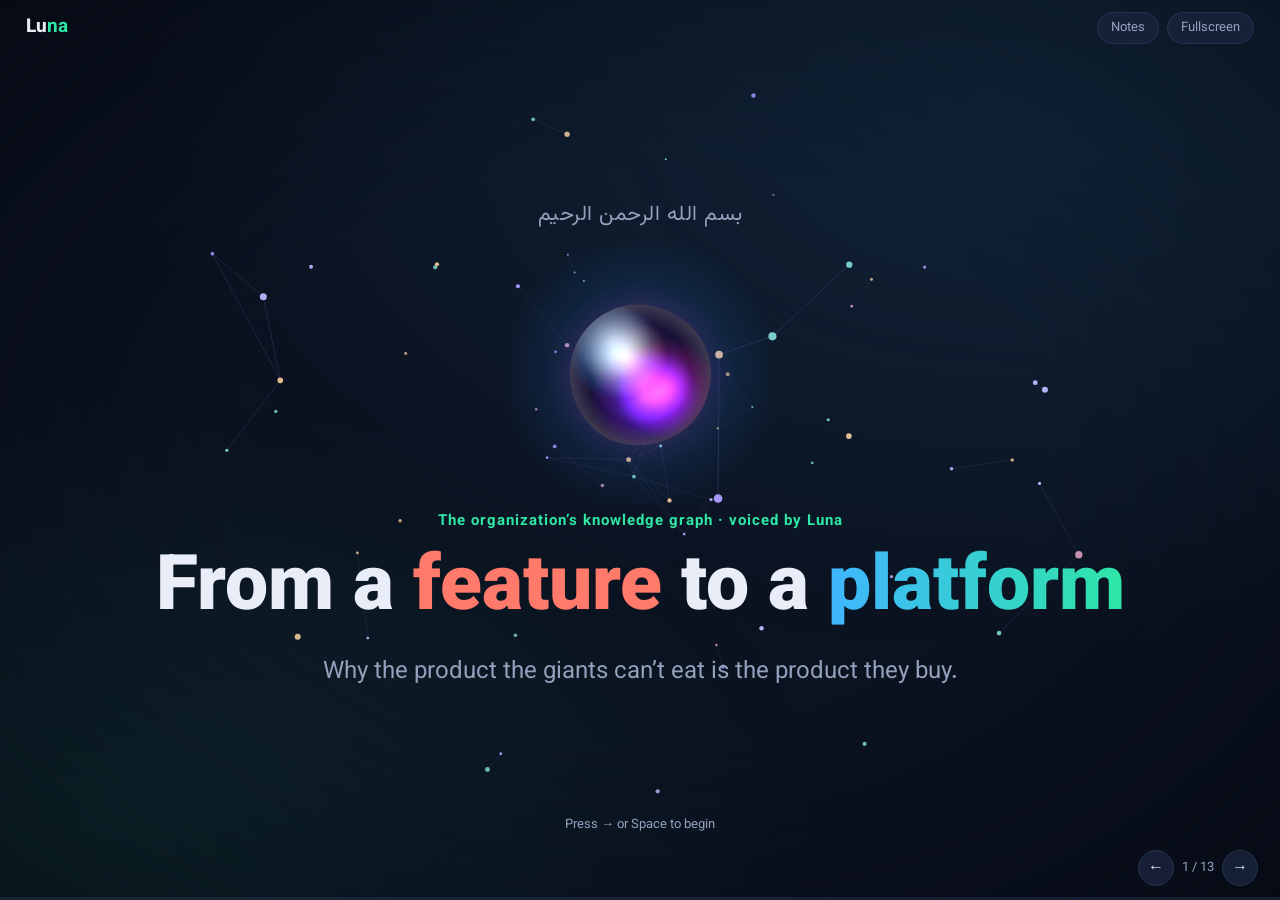
<file: index.html>
<!doctype html><html lang="en" dir="ltr"><head><meta charset="utf-8"><meta name="viewport" content="width=device-width,initial-scale=1"><title>Luna · From Feature to Platform</title>
<meta name="description" content="Luna opening presentation: the organizational knowledge graph and the triangle of profit, control and insight">
<style>
@font-face{font-family:"Vazirmatn";font-style:normal;font-display:swap;font-weight:100 900;src:url([data-uri]) format("woff2");unicode-range:U+0600-06FF,U+0750-077F,U+08A0-08FF,U+200C-200E,U+2010-2011,U+FB50-FDFF,U+FE70-FEFC}@font-face{font-family:"Vazirmatn";font-style:normal;font-display:swap;font-weight:100 900;src:url([data-uri]) format("woff2");unicode-range:U+0000-00FF,U+0131,U+2000-206F,U+20AC,U+2122,U+2191,U+2193,U+2212,U+FEFF}
:root{--bg:#0b1220;--panel:#121b2e;--panel2:#18233a;--line:#26334f;--text:#e8edf7;--mute:#93a1bd;--acc:#3fb6ff;--acc2:#2ee6a6;--warn:#ff7a6b;--gold:#f5c86a;--profit:#edc78f;--insight:#bea0f1;--control:#91d6c3}
*{box-sizing:border-box}
html,body{margin:0;height:100%;overflow:hidden;background:var(--bg);color:var(--text);font-family:"Vazirmatn","Segoe UI",Tahoma,sans-serif;line-height:1.7}
button{font-family:inherit}
#net{position:fixed;inset:0;width:100%;height:100%;z-index:0}
.vignette{position:fixed;inset:0;z-index:1;pointer-events:none;background:radial-gradient(900px 520px at 80% 15%,rgba(63,182,255,.10),transparent),radial-gradient(700px 420px at 10% 90%,rgba(46,230,166,.07),transparent),radial-gradient(ellipse at center,transparent 45%,rgba(5,9,18,.75))}
header.top{position:fixed;top:0;inset-inline:0;z-index:20;display:flex;justify-content:space-between;align-items:center;padding:12px 26px;pointer-events:none}
.logo{font-weight:800;font-size:19px;pointer-events:auto}.logo b{color:var(--acc2)}
.tools{display:flex;gap:8px;pointer-events:auto}
.tools button{background:rgba(24,35,58,.8);color:var(--mute);border:1px solid var(--line);border-radius:20px;padding:5px 13px;cursor:pointer;font-size:13px}
.tools button:hover{color:var(--text)}
.deck{position:fixed;inset:0;z-index:5}
.slide{position:absolute;inset:0;display:flex;flex-direction:column;justify-content:center;align-items:center;text-align:center;padding:70px max(18px,6vw) 80px;opacity:0;visibility:hidden;transform:translateY(18px) scale(.985);transition:opacity .7s ease,transform .7s ease,visibility 0s .7s}
.slide.on{opacity:1;visibility:visible;transform:none;transition:opacity .7s ease .15s,transform .8s cubic-bezier(.2,.7,.2,1) .15s,visibility 0s}
.kicker{color:var(--acc2);font-weight:700;letter-spacing:1px;font-size:clamp(12px,1.3vw,15px);margin-bottom:8px}
h1{font-size:clamp(34px,6vw,78px);line-height:1.25;margin:0 0 14px;font-weight:900}
h2{font-size:clamp(26px,4vw,52px);line-height:1.35;margin:0 0 12px;font-weight:800}
.lead{font-size:clamp(16px,2vw,24px);color:var(--mute);max-width:900px;margin:0 auto}
.grad{background:linear-gradient(90deg,var(--acc),var(--acc2));-webkit-background-clip:text;background-clip:text;color:transparent}
.f{opacity:0;transform:translateY(14px);transition:opacity .6s ease,transform .6s ease}
.f.in{opacity:1;transform:none}
.card{background:rgba(18,27,46,.82);border:1px solid var(--line);border-radius:18px;padding:22px;backdrop-filter:blur(6px)}
.orb{display:block}
/* cover */
.bism{font-size:clamp(15px,1.8vw,21px);color:var(--mute);margin-bottom:22px;letter-spacing:.5px}
.cover .orb{width:clamp(150px,22vw,260px);height:clamp(150px,22vw,260px);margin:-10px auto 4px}
.hint{position:absolute;bottom:64px;inset-inline:0;font-size:13px;color:var(--mute);animation:breathe 2.6s ease-in-out infinite}
@keyframes breathe{50%{opacity:.35}}
/* 90% */
.counter{font-size:clamp(80px,17vw,230px);font-weight:900;line-height:1;direction:ltr;font-variant-numeric:tabular-nums;background:linear-gradient(180deg,#fff,#7f93b8);-webkit-background-clip:text;background-clip:text;color:transparent}
.tag{display:inline-block;border:1px solid var(--warn);color:var(--warn);border-radius:30px;padding:2px 16px;font-weight:800}
/* stages */
.stage{width:min(1000px,100%);margin-top:18px}
.stage svg{width:100%;height:auto;display:block;overflow:visible}
.stage text{font-family:inherit;fill:var(--text)}
.giant circle{fill:rgba(63,182,255,.08);stroke:rgba(63,182,255,.55);stroke-width:1.5}
.giant text{font-weight:800;font-size:24px}
.feat rect{fill:var(--panel2);stroke:var(--warn);stroke-width:1.2}
.feat text{font-size:15px;fill:var(--mute)}
.on .feat{animation:eat 3.2s cubic-bezier(.55,0,.8,.4) infinite;animation-delay:var(--d)}
@keyframes eat{0%{transform:translate(0,0) scale(1);opacity:0}10%{opacity:1}70%{opacity:1}100%{transform:translate(var(--dx),var(--dy)) scale(.05);opacity:0}}
.on .giant circle{animation:gulp 3.2s ease-in-out infinite}
@keyframes gulp{0%,60%{r:var(--r)}75%{r:calc(var(--r) + 9px)}100%{r:var(--r)}}
/* split */
.split{display:grid;grid-template-columns:1fr 1fr;gap:18px;width:min(1050px,100%);margin-top:22px}
.split .card{text-align:start}
.split h3{margin:0 0 4px;font-size:clamp(18px,2vw,24px)}
.split p{margin:0;color:var(--mute);font-size:clamp(13px,1.4vw,16px)}
.split svg{width:100%;height:auto;margin-top:8px}
.bad{border-top:3px solid var(--warn)}.good{border-top:3px solid var(--acc2)}
.on .lone{animation:lone 3s ease-in infinite}
@keyframes lone{0%,30%{transform:translate(0,0);opacity:1}85%{transform:translate(-170px,0) scale(.1);opacity:1}100%{transform:translate(-170px,0) scale(0);opacity:0}}
.on .plug{stroke-dasharray:6 6;animation:flow 1.2s linear infinite}
@keyframes flow{to{stroke-dashoffset:-24}}
/* build vs add */
.vs{display:grid;grid-template-columns:1fr auto 1fr;gap:18px;align-items:stretch;width:min(1050px,100%);margin-top:22px}
.vs .card{text-align:start}
.vs ul{list-style:none;padding:0;margin:10px 0 0;display:flex;flex-wrap:wrap;gap:8px}
.vs li{background:var(--panel2);border:1px solid var(--line);border-radius:20px;padding:3px 12px;font-size:14px;color:var(--mute)}
.vs .x li{border-color:rgba(255,122,107,.45)}
.vs .mid{align-self:center;font-weight:900;color:var(--mute);font-size:22px}
.one{display:flex;align-items:center;gap:12px;margin-top:14px;font-weight:800;color:var(--acc2);font-size:clamp(16px,1.8vw,20px)}
.one i{flex:1;height:3px;border-radius:2px;background:linear-gradient(90deg,var(--acc),var(--acc2))}
.quote{margin-top:26px;font-size:clamp(19px,2.6vw,32px);font-weight:800}
/* even */
.even{display:flex;flex-direction:column;gap:6px;margin:16px 0}
.even div{font-size:clamp(32px,6vw,76px);font-weight:900;line-height:1.25}
.even span{color:var(--mute);font-weight:700;font-size:.55em;margin-inline-end:10px}
/* onprem */
.vault{position:relative;width:min(760px,100%);aspect-ratio:2.1;margin:18px auto 0;border:2px dashed rgba(46,230,166,.6);border-radius:26px;display:grid;place-items:center;background:rgba(46,230,166,.04)}
.vault .lbl{position:absolute;top:-15px;inset-inline-start:26px;background:var(--bg);padding:0 12px;color:var(--acc2);font-weight:800;font-size:15px}
.vault canvas{width:100%;height:100%;position:absolute;inset:0}
.vault .orb{width:120px;height:120px;position:relative}
.pills{display:flex;gap:14px;flex-wrap:wrap;justify-content:center;margin-top:22px}
.pill{display:flex;align-items:center;gap:10px;background:var(--panel);border:1px solid var(--line);border-radius:40px;padding:10px 22px;font-weight:800;font-size:clamp(16px,2vw,22px)}
.pill b{display:grid;place-items:center;width:34px;height:34px;border-radius:50%;background:var(--panel2);font-size:17px}
/* scale */
.scale{display:flex;gap:16px;flex-wrap:wrap;justify-content:center;margin-top:24px}
.scale .card{min-width:200px}
.scale .n{font-size:clamp(28px,3.6vw,44px);font-weight:900;direction:ltr}
.scale small{color:var(--mute)}
/* question */
.q .orb{width:clamp(200px,30vw,340px);height:clamp(200px,30vw,340px);margin:0 auto}
.q h2{min-height:1.4em}
.answer{font-size:clamp(70px,13vw,170px);font-weight:900;line-height:1.1;color:var(--profit);text-shadow:0 0 60px rgba(237,199,143,.35)}
/* roads */
.roads svg{width:min(900px,100%);height:auto;margin-top:14px}
.roads text{font-family:inherit;fill:var(--text);font-weight:800}
.draw{stroke-dasharray:var(--len);stroke-dashoffset:var(--len);transition:stroke-dashoffset 1.3s ease}
.in .draw,.draw.in{stroke-dashoffset:0}
/* triangle */
.tri{position:relative;width:min(760px,100%);aspect-ratio:700/450;margin:10px auto 0}
.tri svg{position:absolute;inset:0;width:100%;height:100%}
.tri .orb{position:absolute;width:30%;aspect-ratio:1;height:auto;left:35%;top:22%}
.tri .orbname{position:absolute;left:0;right:0;top:63%;font-size:12px;letter-spacing:4px;color:var(--mute);font-weight:800}
.edge{position:absolute;transform:translate(-50%,-50%);font-weight:900;font-size:clamp(18px,2.6vw,30px);white-space:nowrap}
.edge small{display:block;font-size:.5em;color:var(--mute);font-weight:600}
/* wings */
.wings svg{width:min(900px,100%);height:auto}
.wings text{font-family:inherit;font-weight:900}
.on .wl,.on .wr{animation:flap 2.4s ease-in-out infinite}
.wl{transform-origin:450px 260px}.wr{transform-origin:450px 260px}
@keyframes flap{50%{transform:rotate(var(--a))}}
.on .lift{animation:lift 2.4s ease-in-out infinite}
@keyframes lift{50%{transform:translateY(-14px)}}
/* end */
.end .orb{width:clamp(180px,26vw,300px);height:clamp(180px,26vw,300px);margin:0 auto}
.cta{display:inline-block;background:linear-gradient(90deg,var(--acc),var(--acc2));color:#04121f;font-weight:900;padding:14px 30px;border-radius:14px;text-decoration:none;margin-top:18px;font-size:clamp(16px,1.8vw,20px);border:0;cursor:pointer}
/* chrome */
.bar{position:fixed;bottom:0;inset-inline:0;height:3px;z-index:20;background:rgba(38,51,79,.5)}
.bar i{display:block;height:100%;width:0;background:linear-gradient(90deg,var(--acc),var(--acc2));transition:width .5s}
.nav{position:fixed;bottom:14px;inset-inline-end:22px;z-index:20;display:flex;align-items:center;gap:8px;color:var(--mute);font-size:13px}
.nav button{width:36px;height:36px;border-radius:50%;border:1px solid var(--line);background:rgba(24,35,58,.85);color:var(--text);cursor:pointer;font-size:16px}
.notes{position:fixed;z-index:30;bottom:60px;inset-inline-start:20px;width:min(460px,calc(100% - 40px));max-height:45vh;overflow:auto;background:rgba(18,27,46,.96);border:1px solid var(--line);border-radius:16px;padding:16px 18px;font-size:15px;line-height:1.9;display:none}
.notes.show{display:block}
.notes h4{margin:0 0 6px;color:var(--acc2);font-size:13px}
@media(max-width:760px){.edge{font-size:15px}.edge small{display:none}.split,.vs{grid-template-columns:1fr}.vs .mid{display:none}.slide{padding:64px 16px 72px;justify-content:flex-start;overflow-y:auto}.slide.on{padding-top:max(64px,8vh)}.hint{bottom:58px}.tools .opt{display:none}}
@media(prefers-reduced-motion:reduce){*{animation:none!important}.slide,.f{transition-duration:.01s!important}}
</style></head>
<body>
<canvas id="net" aria-hidden="true"></canvas><div class="vignette"></div>
<header class="top"><div class="logo">Lu<b>na</b></div><div class="tools"><button id="bNotes" title="Speaker notes (N)">Notes</button><button class="opt" id="bFs" title="Fullscreen (F)">Fullscreen</button></div></header>
<main class="deck" id="deck">

<section class="slide cover" data-net="form" data-notes="بسم الله الرحمن الرحيم (In the name of God, the Most Gracious, the Most Merciful.)">
 <div class="bism f" data-f="0" lang="ar" dir="rtl">بسم الله الرحمن الرحيم</div>
 <canvas class="orb" data-orb></canvas>
 <div class="kicker f" data-f="0">The organization’s knowledge graph · voiced by Luna</div>
 <h1 class="f" data-f="0">From a <span style="color:var(--warn)">feature</span> to a <span class="grad">platform</span></h1>
 <p class="lead f" data-f="0">Why the product the giants can’t eat is the product they buy.</p>
 <div class="hint">Press → or Space to begin</div>
</section>

<section class="slide" data-net="dim" data-notes="Right now, 90 percent of developers and programmers are shipping a &quot;feature&quot;. What do I mean by shipping a feature?">
 <div class="kicker">The reality today</div>
 <div class="counter" data-count="90">0%</div>
 <h2>of developers are shipping a <span class="tag">feature</span>.</h2>
 <p class="lead f" data-f="1">What do I mean by “shipping a feature”?</p>
</section>

<section class="slide" data-net="dim" data-notes="I mean that big companies like Gemini, Google, Grok, X, ChatGPT and OpenAI can eat your product for breakfast tomorrow! They can push your product out of the race very quickly. It might even happen immediately! Do you see?">
 <div class="kicker">The feature trap</div>
 <h2>The giants can eat your product<br><span style="color:var(--warn)">for breakfast.</span></h2>
 <div class="stage"><svg viewBox="0 0 1000 420" aria-label="Small features get absorbed by big companies">
  <g class="giant"><circle cx="150" cy="95" r="70" style="--r:70px"/><text x="150" y="103" text-anchor="middle">Google</text></g>
  <g class="giant"><circle cx="330" cy="230" r="78" style="--r:78px"/><text x="330" y="238" text-anchor="middle">OpenAI</text></g>
  <g class="giant"><circle cx="140" cy="320" r="62" style="--r:62px"/><text x="140" y="328" text-anchor="middle">Gemini</text></g>
  <g class="giant"><circle cx="420" cy="70" r="55" style="--r:55px"/><text x="420" y="78" text-anchor="middle">Grok · X</text></g>
  <g class="feat" style="--d:0s;--dx:-560px;--dy:-10px"><rect x="840" y="65" width="140" height="44" rx="12"/><text x="910" y="93" text-anchor="middle">PDF chatbot</text></g>
  <g class="feat" style="--d:.8s;--dx:-480px;--dy:-15px"><rect x="740" y="225" width="140" height="44" rx="12"/><text x="810" y="253" text-anchor="middle">Meeting summarizer</text></g>
  <g class="feat" style="--d:1.6s;--dx:-690px;--dy:-60px"><rect x="760" y="360" width="140" height="44" rx="12"/><text x="830" y="388" text-anchor="middle">Email assistant</text></g>
  <g class="feat" style="--d:2.4s;--dx:-360px;--dy:-80px"><rect x="710" y="130" width="140" height="44" rx="12"/><text x="780" y="158" text-anchor="middle">Smart translator</text></g>
 </svg></div>
 <p class="lead f" data-f="1">Tomorrow. Maybe today. <b style="color:var(--text)">And you are out of the race.</b></p>
</section>

<section class="slide" data-net="dim" data-notes="But when you offer a vital, foundational platform, even the big companies come to need it.">
 <div class="kicker">The turning point</div>
 <h2>But a <span class="grad">vital platform</span> is something<br>even the giants need.</h2>
 <div class="split">
  <div class="card bad f" data-f="0"><h3>A feature</h3><p>A lone node, swallowed by a single update.</p>
   <svg viewBox="0 0 400 140"><circle cx="70" cy="70" r="46" fill="rgba(63,182,255,.1)" stroke="rgba(63,182,255,.6)"/><text x="70" y="77" text-anchor="middle" fill="#e8edf7" font-size="15" font-weight="800">Giant</text><g class="lone"><circle cx="330" cy="70" r="16" fill="#ff7a6b"/></g></svg></div>
  <div class="card good f" data-f="1"><h3>A platform</h3><p>The backbone the giants themselves plug into.</p>
   <svg viewBox="0 0 400 140"><g stroke="#2ee6a6" stroke-opacity=".5"><line x1="200" y1="70" x2="140" y2="40"/><line x1="200" y1="70" x2="260" y2="40"/><line x1="200" y1="70" x2="150" y2="105"/><line x1="200" y1="70" x2="255" y2="105"/><line x1="140" y1="40" x2="150" y2="105"/><line x1="260" y1="40" x2="255" y2="105"/></g>
   <g fill="#2ee6a6"><circle cx="200" cy="70" r="12"/><circle cx="140" cy="40" r="7"/><circle cx="260" cy="40" r="7"/><circle cx="150" cy="105" r="7"/><circle cx="255" cy="105" r="7"/></g>
   <g stroke="#3fb6ff" stroke-width="2" class="plug" fill="none"><path d="M40 30 C90 30 100 40 140 40"/><path d="M360 30 C310 30 300 40 260 40"/><path d="M40 115 C90 115 110 105 150 105"/><path d="M360 115 C310 115 295 105 255 105"/></g>
   <g fill="rgba(63,182,255,.15)" stroke="#3fb6ff"><circle cx="28" cy="30" r="12"/><circle cx="372" cy="30" r="12"/><circle cx="28" cy="115" r="12"/><circle cx="372" cy="115" r="12"/></g></svg></div>
 </div>
</section>

<section class="slide" data-net="dim" data-notes="Why? Because these companies face a huge number of problems and headaches. Adding a big new project to their portfolio creates a lot of problems and complexity for them. They need to add new features to their products. That is exactly what I am talking about. Big companies should add features, not program a big product from scratch every time. Do you see?">
 <div class="kicker">Why?</div>
 <h2>A big new project is a <span style="color:var(--warn)">headache</span> for the giants.</h2>
 <div class="vs">
  <div class="card bad f x" data-f="0"><b>Building from scratch</b><ul><li>New team</li><li>Infrastructure</li><li>Data and integration</li><li>Security and compliance</li><li>Years of maintenance</li><li>Risk of failure</li></ul></div>
  <div class="mid f" data-f="1">vs</div>
  <div class="card good f" data-f="1"><b>Adding a feature on a ready platform</b><div class="one"><span>Their product</span><i></i><span>Your platform</span></div><p class="lead" style="font-size:15px;margin-top:10px">One connection. Fast, low-risk, controllable.</p></div>
 </div>
 <div class="quote f" data-f="2">Giants <span class="grad">add features</span>. They don’t rebuild from scratch every time.</div>
</section>

<section class="slide" data-net="calm" data-notes="So if you offer them a good product, they are willing to buy it. Even Google! Even OpenAI! Even companies like ASYAD prefer to buy a ready, suitable product.">
 <div class="kicker">The result</div>
 <h2>A good, ready product? <span class="grad">They buy it.</span></h2>
 <div class="even">
  <div class="f" data-f="1"><span>Even</span> Google</div>
  <div class="f" data-f="2"><span>Even</span> OpenAI</div>
  <div class="f" data-f="3"><span>Even</span> ASYAD</div>
 </div>
</section>

<section class="slide" data-net="calm" data-notes="Especially when your product and platform can be deployed and run on those companies&#x27; own servers. Why does this matter? Because they need control. They need security. They must be able to see and oversee what they buy. Do you see?">
 <div class="kicker">Especially when…</div>
 <h2>the platform runs on <span class="grad">their own servers</span>.</h2>
 <div class="vault"><span class="lbl">Your organization’s servers</span><canvas data-mini></canvas><canvas class="orb" data-orb></canvas></div>
 <div class="pills">
  <div class="pill f" data-f="1"><b>⌖</b>Control</div>
  <div class="pill f" data-f="2"><b>🔒</b>Security</div>
  <div class="pill f" data-f="3"><b>👁</b>Visibility</div>
 </div>
</section>

<section class="slide" data-net="zoom" data-notes="Before I introduce the product and explain what kind of product I am talking about, let me first show you that we know big companies. We understand companies well. Our team&#x27;s expertise is in big companies like Meta, OpenAI and Google, and companies with a very large number of users. So we know what these companies need.">
 <div class="kicker">Before the product</div>
 <h2>We know <span class="grad">big companies</span>.</h2>
 <p class="lead">Our team’s expertise is at the scale of companies serving a vast number of users.</p>
 <div class="scale">
  <div class="card f" data-f="1"><div class="n">Meta</div><small>Meta scale</small></div>
  <div class="card f" data-f="2"><div class="n">OpenAI</div><small>OpenAI scale</small></div>
  <div class="card f" data-f="3"><div class="n">Google</div><small>Google scale</small></div>
 </div>
 <p class="quote f" data-f="4">So we know <span class="grad">what these companies need.</span></p>
</section>

<section class="slide q" data-net="dark" data-luna="What is the main goal of every company?" data-notes="And our product... our product gives organizations a triangle. Let me ask a question. In your opinion, what is the main goal of every company? (pause) Well? The answer is profit. The main goal of every company is to earn more profit.">
 <canvas class="orb" data-orb></canvas>
 <div class="kicker">Luna asks</div>
 <h2 class="luna-line"></h2>
 <div class="answer f" data-f="1">Profit</div>
 <p class="lead f" data-f="1">The main goal of every company is more profit.</p>
</section>

<section class="slide roads" data-net="calm" data-notes="It is simple. But how can you increase your company&#x27;s profit? That is a very big and important question. You have two ways to increase profit. Way one: reduce costs. Way two: increase added value. Right?">
 <div class="kicker">The big question</div>
 <h2>How do you increase profit? <span class="grad">Two ways.</span></h2>
 <svg viewBox="0 0 900 330">
  <rect x="370" y="10" width="160" height="62" rx="16" fill="rgba(237,199,143,.12)" stroke="#edc78f"/><text x="450" y="50" text-anchor="middle" font-size="26" fill="#edc78f">Profit</text>
  <path class="draw f" data-f="1" style="--len:330" d="M450 72 C450 150 230 150 230 225" fill="none" stroke="#3fb6ff" stroke-width="3"/>
  <path class="draw f" data-f="2" style="--len:330" d="M450 72 C450 150 670 150 670 225" fill="none" stroke="#2ee6a6" stroke-width="3"/>
  <g class="f" data-f="1"><rect x="100" y="225" width="260" height="80" rx="18" fill="#121b2e" stroke="#3fb6ff"/><text x="230" y="260" text-anchor="middle" font-size="16" fill="#93a1bd">Way one</text><text x="230" y="290" text-anchor="middle" font-size="24">Reduce costs</text></g>
  <g class="f" data-f="2"><rect x="540" y="225" width="260" height="80" rx="18" fill="#121b2e" stroke="#2ee6a6"/><text x="670" y="260" text-anchor="middle" font-size="16" fill="#93a1bd">Way two</text><text x="670" y="290" text-anchor="middle" font-size="24">Increase added value</text></g>
 </svg>
</section>

<section class="slide" data-net="calm" data-notes="When I say our product gives the organization a triangle, I mean these three: profit, control and insight. This triangle matters to every organization, especially large ones.">
 <div class="kicker">One intelligence · three dimensions of value</div>
 <h2>The triangle of <span style="color:var(--profit)">Profit</span>, <span style="color:var(--control)">Control</span> and <span style="color:var(--insight)">Insight</span></h2>
 <div class="tri">
  <svg viewBox="0 0 700 450" aria-hidden="true"><defs><radialGradient id="haze"><stop stop-color="#a574d1" stop-opacity=".16"/><stop offset="1" stop-color="#a574d1" stop-opacity="0"/></radialGradient></defs>
   <ellipse cx="350" cy="230" rx="280" ry="210" fill="url(#haze)"/>
   <path class="draw f" data-f="1" style="--len:480" d="M110 85 H590" stroke="#edc78f" stroke-width="2.5" fill="none"/>
   <path class="draw f" data-f="2" style="--len:400" d="M590 85 L350 400" stroke="#91d6c3" stroke-width="2.5" fill="none"/>
   <path class="draw f" data-f="3" style="--len:400" d="M110 85 L350 400" stroke="#bea0f1" stroke-width="2.5" fill="none"/>
   <g fill="#d6c3ed"><circle cx="110" cy="85" r="5"/><circle cx="590" cy="85" r="5"/><circle cx="350" cy="400" r="5"/></g></svg>
  <canvas class="orb" data-orb></canvas><div class="orbname">LUNA</div>
  <div class="edge f" data-f="1" style="left:50%;top:9%;color:var(--profit)">Profit<small>Create more value</small></div>
  <div class="edge f" data-f="2" style="left:82%;top:58%;color:var(--control)">Control<small>Keep work aligned</small></div>
  <div class="edge f" data-f="3" style="left:18%;top:58%;color:var(--insight)">Insight<small>See what connects</small></div>
 </div>
</section>

<section class="slide wings" data-net="calm" data-notes="We talked about profit. We said there are two ways to increase it. But to use those two ways and earn more profit, you need two wings. Do you see? And these two wings are: wing one, Control; wing two, Insight. When you have control over your company and insight into its situation, you can create more profit.">
 <div class="kicker">For profit to take off</div>
 <h2>you need <span class="grad">two wings</span>.</h2>
 <svg viewBox="0 0 900 360" aria-label="Control and insight, the two wings of profit">
  <g class="lift">
   <g class="wr f" data-f="1" style="--a:-9deg"><path d="M470 250 C560 120 720 70 860 80 C800 130 760 170 720 200 C760 200 790 210 810 225 C740 240 640 260 470 270Z" fill="rgba(145,214,195,.18)" stroke="#91d6c3" stroke-width="2"/><text x="690" y="175" text-anchor="middle" font-size="34" fill="#91d6c3">Control</text><text x="690" y="210" text-anchor="middle" font-size="15" fill="#93a1bd">Wing one</text></g>
   <g class="wl f" data-f="2" style="--a:9deg"><path d="M430 250 C340 120 180 70 40 80 C100 130 140 170 180 200 C140 200 110 210 90 225 C160 240 260 260 430 270Z" fill="rgba(190,160,241,.18)" stroke="#bea0f1" stroke-width="2"/><text x="210" y="175" text-anchor="middle" font-size="34" fill="#bea0f1">Insight</text><text x="210" y="210" text-anchor="middle" font-size="15" fill="#93a1bd">Wing two</text></g>
   <circle cx="450" cy="260" r="62" fill="rgba(237,199,143,.14)" stroke="#edc78f" stroke-width="2.5"/><text x="450" y="272" text-anchor="middle" font-size="34" fill="#edc78f">Profit</text>
  </g>
 </svg>
 <p class="lead f" data-f="3">With <b style="color:var(--control)">control</b> over your company and <b style="color:var(--insight)">insight</b> into its state, you create more profit.</p>
</section>

<section class="slide end" data-net="form" data-luna="How does our platform give you these two wings?" data-notes="But here is the real question: how does our platform, our product, give you these two wings to reach that one result? How does it give you control and insight, so that you finally reach more profit? (Move into the product demo here.)">
 <canvas class="orb" data-orb></canvas>
 <div class="kicker">The real question</div>
 <h2 class="luna-line"></h2>
 <p class="lead f" data-f="1">How does it give you <b style="color:var(--control)">control</b> and <b style="color:var(--insight)">insight</b>, so you reach <b style="color:var(--profit)">more profit</b>?</p>
 <div class="f" data-f="2"><a class="cta" id="cta" href="#">Let me show you →</a></div>
</section>

</main>
<div class="notes" id="notes"><h4 id="notesH"></h4><div id="notesT"></div></div>
<div class="nav"><button id="prev" aria-label="Previous">←</button><span id="num"></span><button id="next" aria-label="Next">→</button></div>
<div class="bar"><i id="bar"></i></div>
<script>
(()=>{
const RM=matchMedia('(prefers-reduced-motion: reduce)').matches;
const fa=n=>String(n);
const slides=[...document.querySelectorAll('.slide')];
let cur=0,step=0;
const maxStep=s=>Math.max(0,...[...s.querySelectorAll('[data-f]')].map(e=>+e.dataset.f));

/* ---- Luna orb: port of the product's paintVoiceOrb ---- */
const BLOBS=[{hue:322,orbit:.42,speed:.55,phase:0,size:.78},{hue:268,orbit:.36,speed:-.42,phase:1.7,size:.82},{hue:196,orbit:.46,speed:.36,phase:3.1,size:.74},{hue:28,orbit:.4,speed:-.6,phase:4.4,size:.66},{hue:240,orbit:.3,speed:.5,phase:5.6,size:.7}];
const wob=(a,t,l)=>Math.sin(a*3+t*1.7)*.5+Math.sin(a*5-t*2.3)*.3+Math.sin(a*2+t*.9)*.2*(.4+l);
function paintOrb(ctx,w,h,time,level,energy){
 const cx=w/2,cy=h/2,base=Math.min(w,h)*.27,r=base*(1+level*.16),drive=.35+energy*.65+level*1.4;
 ctx.clearRect(0,0,w,h);
 const halo=ctx.createRadialGradient(cx,cy,r*.6,cx,cy,r*(2+level*.9));
 halo.addColorStop(0,`hsla(285,95%,62%,${.32+level*.3})`);halo.addColorStop(.5,`hsla(215,95%,60%,${.1+level*.12})`);halo.addColorStop(1,'hsla(215,95%,60%,0)');
 ctx.fillStyle=halo;ctx.fillRect(0,0,w,h);
 ctx.save();ctx.beginPath();
 for(let i=0;i<=96;i++){const a=i/96*Math.PI*2,rr=r*(1+wob(a,time,level)*(.012+level*.075));const x=cx+Math.cos(a)*rr,y=cy+Math.sin(a)*rr;i?ctx.lineTo(x,y):ctx.moveTo(x,y);}
 ctx.closePath();ctx.clip();
 const body=ctx.createRadialGradient(cx-r*.3,cy-r*.35,r*.1,cx,cy,r*1.15);body.addColorStop(0,'#2a1d52');body.addColorStop(1,'#0c0820');
 ctx.fillStyle=body;ctx.fillRect(cx-r*1.3,cy-r*1.3,r*2.6,r*2.6);
 ctx.globalCompositeOperation='lighter';
 for(const b of BLOBS){const a=b.phase+time*b.speed*drive,o=r*b.orbit*(.85+level*.5+Math.sin(time*.8+b.phase)*.12),bx=cx+Math.cos(a)*o,by=cy+Math.sin(a*1.3)*o,s=r*b.size*(.9+level*.45);
  const g=ctx.createRadialGradient(bx,by,0,bx,by,s);g.addColorStop(0,`hsla(${b.hue},100%,62%,${.78+level*.2})`);g.addColorStop(.55,`hsla(${b.hue},100%,55%,.28)`);g.addColorStop(1,`hsla(${b.hue},100%,50%,0)`);ctx.fillStyle=g;ctx.fillRect(bx-s,by-s,s*2,s*2);}
 ctx.globalCompositeOperation='source-over';
 const rim=ctx.createRadialGradient(cx,cy,r*.72,cx,cy,r*1.02);rim.addColorStop(0,'rgba(255,255,255,0)');rim.addColorStop(1,`rgba(255,255,255,${.2+level*.25})`);ctx.fillStyle=rim;ctx.fillRect(cx-r*1.3,cy-r*1.3,r*2.6,r*2.6);
 const sh=ctx.createRadialGradient(cx-r*.38,cy-r*.46,0,cx-r*.38,cy-r*.46,r*.55);sh.addColorStop(0,'rgba(255,255,255,.5)');sh.addColorStop(1,'rgba(255,255,255,0)');ctx.fillStyle=sh;ctx.fillRect(cx-r,cy-r,r*2,r*2);
 ctx.restore();
}
let talkUntil=0;
function fit(c){const d=Math.min(devicePixelRatio||1,1.5),w=c.clientWidth,h=c.clientHeight;if(c.width!==Math.round(w*d)||c.height!==Math.round(h*d)){c.width=Math.round(w*d);c.height=Math.round(h*d);}const x=c.getContext('2d');x.setTransform(d,0,0,d,0,0);return [x,w,h];}

/* ---- Knowledge graph background (palette of the landing-page network) ---- */
const net=document.getElementById('net');
let seed=47;const rnd=()=>(seed=seed*16807%2147483647,(seed-1)/2147483646);
const PAL=['#a997ff','#7bcfc8','#d99bbb','#b6b4fa','#e7bd8d'];
const N=innerWidth<700?170:300,P=[];
for(let i=0;i<N;i++){const a=rnd()*Math.PI*2,z=rnd()*2-1,r=i<N*.85?1+rnd()*.35:rnd()*.8;P.push({x:Math.sqrt(1-z*z)*Math.cos(a)*r,y:z*r*.8,z:Math.sqrt(1-z*z)*Math.sin(a)*r,c:PAL[i%5],o:rnd(),s:1+rnd()*1.6});}
const E=[];for(let i=0;i<N;i++)for(let j=i+1;j<N;j++){const dx=P[i].x-P[j].x,dy=P[i].y-P[j].y,dz=P[i].z-P[j].z;if(dx*dx+dy*dy+dz*dz<.11)E.push([i,j]);}
const MODES={form:{reveal:1,alpha:1,scale:1,x:0},dim:{reveal:1,alpha:.32,scale:1.25,x:.25},calm:{reveal:1,alpha:.45,scale:1.1,x:-.2},zoom:{reveal:1,alpha:.7,scale:1.9,x:0},dark:{reveal:1,alpha:.15,scale:.8,x:0}};
const S={reveal:0,alpha:1,scale:1,x:0},T={...MODES.form};
let born=performance.now();
function drawNet(now){
 const [c,w,h]=fit(net);for(const k in T)S[k]+=(T[k]-S[k])*.04;
 const age=(now-born)/1000,rev=Math.min(1,age/4)*S.reveal,rot=RM?0:now/1000*.07,ca=Math.cos(rot),sa=Math.sin(rot),R=Math.min(w,h)*.36*S.scale,ox=w/2+S.x*w*.3,oy=h/2;
 c.clearRect(0,0,w,h);const pr=P.map(p=>{const x=p.x*ca-p.z*sa,z=p.x*sa+p.z*ca,k=2.6/(2.6+z);return [ox+x*R*k,oy+p.y*R*k,k];});
 c.lineWidth=.6;for(const [i,j] of E){if(P[i].o>rev||P[j].o>rev)continue;const a=pr[i],b=pr[j];c.strokeStyle=`rgba(169,151,255,${.16*S.alpha*Math.min(a[2],b[2])})`;c.beginPath();c.moveTo(a[0],a[1]);c.lineTo(b[0],b[1]);c.stroke();}
 for(let i=0;i<N;i++){if(P[i].o>rev)continue;const p=pr[i];c.globalAlpha=Math.min(1,S.alpha*(.35+p[2]*.6));c.fillStyle=P[i].c;c.beginPath();c.arc(p[0],p[1],P[i].s*p[2],0,7);c.fill();}
 c.globalAlpha=1;
}
/* small private graph inside the on-prem vault */
const mini=document.querySelector('[data-mini]');const MP=[];for(let i=0;i<46;i++)MP.push({a:rnd()*7,r:.25+rnd()*.7,s:(rnd()-.5)*.3,c:PAL[i%5]});
function drawMini(t){const [c,w,h]=fit(mini);c.clearRect(0,0,w,h);const pts=MP.map(p=>[w/2+Math.cos(p.a+t*p.s)*p.r*w*.44,h/2+Math.sin(p.a+t*p.s)*p.r*h*.4]);c.strokeStyle='rgba(46,230,166,.18)';c.lineWidth=.7;
 for(let i=0;i<pts.length;i++)for(let j=i+1;j<pts.length;j++){const dx=pts[i][0]-pts[j][0],dy=pts[i][1]-pts[j][1];if(dx*dx+dy*dy<w*w*.012){c.beginPath();c.moveTo(...pts[i]);c.lineTo(...pts[j]);c.stroke();}}
 pts.forEach((p,i)=>{c.fillStyle=MP[i].c;c.beginPath();c.arc(p[0],p[1],2.2,0,7);c.fill();});}

const t0=performance.now();
function loop(now){
 drawNet(now);const t=(now-t0)/1000,s=slides[cur];
 s.querySelectorAll('[data-orb]').forEach(cv=>{const [c,w,h]=fit(cv);const talk=now<talkUntil;paintOrb(c,w,h,RM?0:t,RM?0:talk?.16+Math.abs(Math.sin(t*7))*.3:.03,talk?.9:.3);});
 if(s.contains(mini))drawMini(RM?0:t);
 requestAnimationFrame(loop);
}
requestAnimationFrame(loop);

/* ---- Luna "speaks" a line: typed text while the orb ripples ---- */
let typer;
function speak(s){const el=s.querySelector('.luna-line');if(!el)return;const txt=s.dataset.luna;clearInterval(typer);el.textContent='';
 if(RM){el.textContent=txt;return;}let i=0;talkUntil=performance.now()+txt.length*55+600;typer=setInterval(()=>{el.textContent=txt.slice(0,++i);if(i>=txt.length)clearInterval(typer);},55);}

function countUp(s){const el=s.querySelector('[data-count]');if(!el)return;const to=+el.dataset.count,st=performance.now();
 const f=n=>{const p=RM?1:Math.min(1,(n-st)/1600),e=1-Math.pow(1-p,3);el.textContent=Math.round(to*e)+'%';if(p<1)requestAnimationFrame(f);};requestAnimationFrame(f);}

/* ---- navigation ---- */
const notes=document.getElementById('notes');
function render(enter){
 slides.forEach((s,i)=>s.classList.toggle('on',i===cur));
 const s=slides[cur];s.querySelectorAll('[data-f]').forEach(e=>e.classList.toggle('in',+e.dataset.f<=step));
 Object.assign(T,MODES[s.dataset.net||'calm']);
 if(enter){if(s.dataset.net==='form'&&cur===0)born=performance.now();countUp(s);speak(s);}
 document.getElementById('num').textContent=fa(cur+1)+' / '+fa(slides.length);
 document.getElementById('bar').style.width=((cur+step/(maxStep(s)+1))/(slides.length-1)*100)+'%';
 document.getElementById('notesH').textContent='Speaker notes · slide '+fa(cur+1);
 document.getElementById('notesT').textContent=s.dataset.notes||'';
 history.replaceState(null,'','#'+(cur+1));
}
function go(d){const s=slides[cur];
 if(d>0){if(step<maxStep(s)){step++;render();return;}if(cur<slides.length-1){cur++;step=0;render(true);}}
 else{if(step>0){step--;render();return;}if(cur>0){cur--;step=maxStep(slides[cur]);render(true);}}}
function jump(i){cur=Math.max(0,Math.min(slides.length-1,i));step=0;render(true);}
/* Ctrl+F (Cmd+F on Mac) switches language, staying on the same slide. */
const OTHER_LANG='fa.html';
addEventListener('keydown',e=>{const k=e.key;
 if((e.ctrlKey||e.metaKey)&&e.code==='KeyF'){e.preventDefault();location.href=OTHER_LANG+location.search+'#'+(cur+1);return;}
 if(e.ctrlKey||e.metaKey||e.altKey)return;
 if(['ArrowRight','ArrowDown','PageDown',' ','Enter'].includes(k)){e.preventDefault();go(1);}
 else if(['ArrowLeft','ArrowUp','PageUp','Backspace'].includes(k)){e.preventDefault();go(-1);}
 else if(k==='Home')jump(0);else if(k==='End')jump(slides.length-1);
 else if(k==='n'||k==='N'||k==='د')notes.classList.toggle('show');
 else if(k==='f'||k==='F'||k==='ب')fs();});
document.getElementById('next').onclick=()=>go(1);document.getElementById('prev').onclick=()=>go(-1);
document.getElementById('bNotes').onclick=()=>notes.classList.toggle('show');
const fs=()=>document.fullscreenElement?document.exitFullscreen():document.documentElement.requestFullscreen?.().catch(()=>{});
document.getElementById('bFs').onclick=fs;
document.getElementById('deck').addEventListener('click',e=>{if(e.target.closest('a,button'))return;go(e.clientX>innerWidth/2?1:-1);});
let tx=null;addEventListener('touchstart',e=>{tx=e.touches[0].clientX},{passive:true});
addEventListener('touchend',e=>{if(tx==null)return;const dx=e.changedTouches[0].clientX-tx;if(Math.abs(dx)>50)go(dx<0?1:-1);tx=null;},{passive:true});
/* The final button hands over to the live product: pass ?product=<url> to point it at the running app. */
const product=new URLSearchParams(location.search).get('product');const cta=document.getElementById('cta');
if(product&&/^https?:\/\//.test(product)){cta.href=product;cta.target='_blank';cta.rel='noopener';}else cta.onclick=e=>{e.preventDefault();jump(0);};
const h=parseInt(location.hash.slice(1));if(h>0)cur=Math.min(slides.length-1,h-1);
render(true);
})();
</script>
</body></html>
</file>
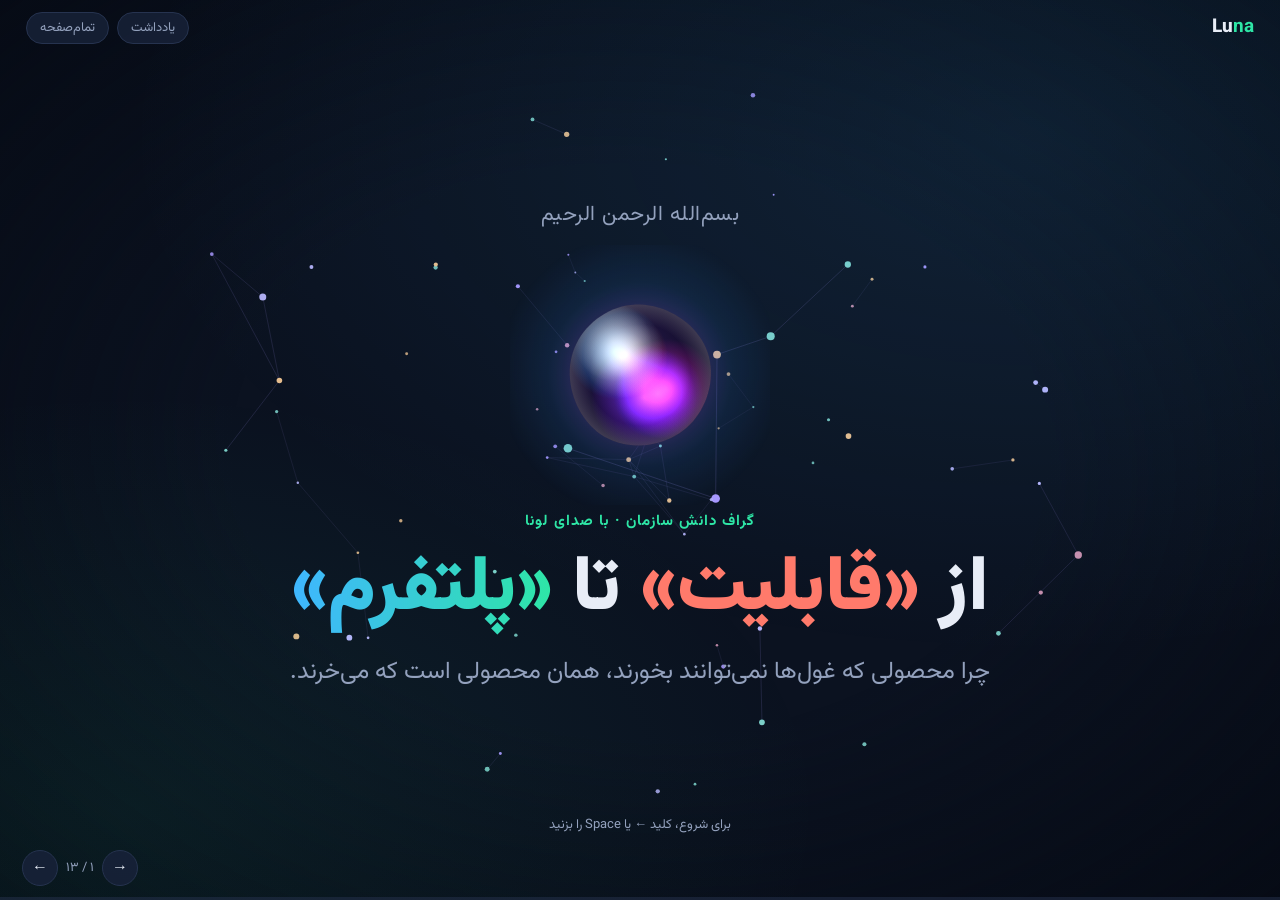
<file: fa.html>
<!doctype html><html lang="fa" dir="rtl"><head><meta charset="utf-8"><meta name="viewport" content="width=device-width,initial-scale=1"><title>لونا · از قابلیت تا پلتفرم</title>
<meta name="description" content="ارائهٔ آغازین لونا: گراف دانش سازمان و مثلث سود، کنترل و بینش">
<style>
@font-face{font-family:"Vazirmatn";font-style:normal;font-display:swap;font-weight:100 900;src:url([data-uri]) format("woff2");unicode-range:U+0600-06FF,U+0750-077F,U+08A0-08FF,U+200C-200E,U+2010-2011,U+FB50-FDFF,U+FE70-FEFC}@font-face{font-family:"Vazirmatn";font-style:normal;font-display:swap;font-weight:100 900;src:url([data-uri]) format("woff2");unicode-range:U+0000-00FF,U+0131,U+2000-206F,U+20AC,U+2122,U+2191,U+2193,U+2212,U+FEFF}
:root{--bg:#0b1220;--panel:#121b2e;--panel2:#18233a;--line:#26334f;--text:#e8edf7;--mute:#93a1bd;--acc:#3fb6ff;--acc2:#2ee6a6;--warn:#ff7a6b;--gold:#f5c86a;--profit:#edc78f;--insight:#bea0f1;--control:#91d6c3}
*{box-sizing:border-box}
html,body{margin:0;height:100%;overflow:hidden;background:var(--bg);color:var(--text);font-family:"Vazirmatn","Segoe UI",Tahoma,sans-serif;line-height:1.7}
button{font-family:inherit}
#net{position:fixed;inset:0;width:100%;height:100%;z-index:0}
.vignette{position:fixed;inset:0;z-index:1;pointer-events:none;background:radial-gradient(900px 520px at 80% 15%,rgba(63,182,255,.10),transparent),radial-gradient(700px 420px at 10% 90%,rgba(46,230,166,.07),transparent),radial-gradient(ellipse at center,transparent 45%,rgba(5,9,18,.75))}
header.top{position:fixed;top:0;inset-inline:0;z-index:20;display:flex;justify-content:space-between;align-items:center;padding:12px 26px;pointer-events:none}
.logo{font-weight:800;font-size:19px;pointer-events:auto}.logo b{color:var(--acc2)}
.tools{display:flex;gap:8px;pointer-events:auto}
.tools button{background:rgba(24,35,58,.8);color:var(--mute);border:1px solid var(--line);border-radius:20px;padding:5px 13px;cursor:pointer;font-size:13px}
.tools button:hover{color:var(--text)}
.deck{position:fixed;inset:0;z-index:5}
.slide{position:absolute;inset:0;display:flex;flex-direction:column;justify-content:center;align-items:center;text-align:center;padding:70px max(18px,6vw) 80px;opacity:0;visibility:hidden;transform:translateY(18px) scale(.985);transition:opacity .7s ease,transform .7s ease,visibility 0s .7s}
.slide.on{opacity:1;visibility:visible;transform:none;transition:opacity .7s ease .15s,transform .8s cubic-bezier(.2,.7,.2,1) .15s,visibility 0s}
.kicker{color:var(--acc2);font-weight:700;letter-spacing:1px;font-size:clamp(12px,1.3vw,15px);margin-bottom:8px}
h1{font-size:clamp(34px,6vw,78px);line-height:1.25;margin:0 0 14px;font-weight:900}
h2{font-size:clamp(26px,4vw,52px);line-height:1.35;margin:0 0 12px;font-weight:800}
.lead{font-size:clamp(16px,2vw,24px);color:var(--mute);max-width:900px;margin:0 auto}
.grad{background:linear-gradient(90deg,var(--acc),var(--acc2));-webkit-background-clip:text;background-clip:text;color:transparent}
.f{opacity:0;transform:translateY(14px);transition:opacity .6s ease,transform .6s ease}
.f.in{opacity:1;transform:none}
.card{background:rgba(18,27,46,.82);border:1px solid var(--line);border-radius:18px;padding:22px;backdrop-filter:blur(6px)}
.orb{display:block}
/* cover */
.bism{font-size:clamp(15px,1.8vw,21px);color:var(--mute);margin-bottom:22px;letter-spacing:.5px}
.cover .orb{width:clamp(150px,22vw,260px);height:clamp(150px,22vw,260px);margin:-10px auto 4px}
.hint{position:absolute;bottom:64px;inset-inline:0;font-size:13px;color:var(--mute);animation:breathe 2.6s ease-in-out infinite}
@keyframes breathe{50%{opacity:.35}}
/* 90% */
.counter{font-size:clamp(80px,17vw,230px);font-weight:900;line-height:1;direction:ltr;font-variant-numeric:tabular-nums;background:linear-gradient(180deg,#fff,#7f93b8);-webkit-background-clip:text;background-clip:text;color:transparent}
.tag{display:inline-block;border:1px solid var(--warn);color:var(--warn);border-radius:30px;padding:2px 16px;font-weight:800}
/* stages */
.stage{width:min(1000px,100%);margin-top:18px}
.stage svg{width:100%;height:auto;display:block;overflow:visible}
.stage text{font-family:inherit;fill:var(--text)}
.giant circle{fill:rgba(63,182,255,.08);stroke:rgba(63,182,255,.55);stroke-width:1.5}
.giant text{font-weight:800;font-size:24px}
.feat rect{fill:var(--panel2);stroke:var(--warn);stroke-width:1.2}
.feat text{font-size:15px;fill:var(--mute)}
.on .feat{animation:eat 3.2s cubic-bezier(.55,0,.8,.4) infinite;animation-delay:var(--d)}
@keyframes eat{0%{transform:translate(0,0) scale(1);opacity:0}10%{opacity:1}70%{opacity:1}100%{transform:translate(var(--dx),var(--dy)) scale(.05);opacity:0}}
.on .giant circle{animation:gulp 3.2s ease-in-out infinite}
@keyframes gulp{0%,60%{r:var(--r)}75%{r:calc(var(--r) + 9px)}100%{r:var(--r)}}
/* split */
.split{display:grid;grid-template-columns:1fr 1fr;gap:18px;width:min(1050px,100%);margin-top:22px}
.split .card{text-align:start}
.split h3{margin:0 0 4px;font-size:clamp(18px,2vw,24px)}
.split p{margin:0;color:var(--mute);font-size:clamp(13px,1.4vw,16px)}
.split svg{width:100%;height:auto;margin-top:8px}
.bad{border-top:3px solid var(--warn)}.good{border-top:3px solid var(--acc2)}
.on .lone{animation:lone 3s ease-in infinite}
@keyframes lone{0%,30%{transform:translate(0,0);opacity:1}85%{transform:translate(-170px,0) scale(.1);opacity:1}100%{transform:translate(-170px,0) scale(0);opacity:0}}
.on .plug{stroke-dasharray:6 6;animation:flow 1.2s linear infinite}
@keyframes flow{to{stroke-dashoffset:-24}}
/* build vs add */
.vs{display:grid;grid-template-columns:1fr auto 1fr;gap:18px;align-items:stretch;width:min(1050px,100%);margin-top:22px}
.vs .card{text-align:start}
.vs ul{list-style:none;padding:0;margin:10px 0 0;display:flex;flex-wrap:wrap;gap:8px}
.vs li{background:var(--panel2);border:1px solid var(--line);border-radius:20px;padding:3px 12px;font-size:14px;color:var(--mute)}
.vs .x li{border-color:rgba(255,122,107,.45)}
.vs .mid{align-self:center;font-weight:900;color:var(--mute);font-size:22px}
.one{display:flex;align-items:center;gap:12px;margin-top:14px;font-weight:800;color:var(--acc2);font-size:clamp(16px,1.8vw,20px)}
.one i{flex:1;height:3px;border-radius:2px;background:linear-gradient(90deg,var(--acc),var(--acc2))}
.quote{margin-top:26px;font-size:clamp(19px,2.6vw,32px);font-weight:800}
/* even */
.even{display:flex;flex-direction:column;gap:6px;margin:16px 0}
.even div{font-size:clamp(32px,6vw,76px);font-weight:900;line-height:1.25}
.even span{color:var(--mute);font-weight:700;font-size:.55em;margin-inline-end:10px}
/* onprem */
.vault{position:relative;width:min(760px,100%);aspect-ratio:2.1;margin:18px auto 0;border:2px dashed rgba(46,230,166,.6);border-radius:26px;display:grid;place-items:center;background:rgba(46,230,166,.04)}
.vault .lbl{position:absolute;top:-15px;inset-inline-start:26px;background:var(--bg);padding:0 12px;color:var(--acc2);font-weight:800;font-size:15px}
.vault canvas{width:100%;height:100%;position:absolute;inset:0}
.vault .orb{width:120px;height:120px;position:relative}
.pills{display:flex;gap:14px;flex-wrap:wrap;justify-content:center;margin-top:22px}
.pill{display:flex;align-items:center;gap:10px;background:var(--panel);border:1px solid var(--line);border-radius:40px;padding:10px 22px;font-weight:800;font-size:clamp(16px,2vw,22px)}
.pill b{display:grid;place-items:center;width:34px;height:34px;border-radius:50%;background:var(--panel2);font-size:17px}
/* scale */
.scale{display:flex;gap:16px;flex-wrap:wrap;justify-content:center;margin-top:24px}
.scale .card{min-width:200px}
.scale .n{font-size:clamp(28px,3.6vw,44px);font-weight:900;direction:ltr}
.scale small{color:var(--mute)}
/* question */
.q .orb{width:clamp(200px,30vw,340px);height:clamp(200px,30vw,340px);margin:0 auto}
.q h2{min-height:1.4em}
.answer{font-size:clamp(70px,13vw,170px);font-weight:900;line-height:1.1;color:var(--profit);text-shadow:0 0 60px rgba(237,199,143,.35)}
/* roads */
.roads svg{width:min(900px,100%);height:auto;margin-top:14px}
.roads text{font-family:inherit;fill:var(--text);font-weight:800}
.draw{stroke-dasharray:var(--len);stroke-dashoffset:var(--len);transition:stroke-dashoffset 1.3s ease}
.in .draw,.draw.in{stroke-dashoffset:0}
/* triangle */
.tri{position:relative;width:min(760px,100%);aspect-ratio:700/450;margin:10px auto 0}
.tri svg{position:absolute;inset:0;width:100%;height:100%}
.tri .orb{position:absolute;width:30%;aspect-ratio:1;height:auto;left:35%;top:22%}
.tri .orbname{position:absolute;left:0;right:0;top:63%;font-size:12px;letter-spacing:4px;color:var(--mute);font-weight:800}
.edge{position:absolute;transform:translate(-50%,-50%);font-weight:900;font-size:clamp(18px,2.6vw,30px);white-space:nowrap}
.edge small{display:block;font-size:.5em;color:var(--mute);font-weight:600}
/* wings */
.wings svg{width:min(900px,100%);height:auto}
.wings text{font-family:inherit;font-weight:900}
.on .wl,.on .wr{animation:flap 2.4s ease-in-out infinite}
.wl{transform-origin:450px 260px}.wr{transform-origin:450px 260px}
@keyframes flap{50%{transform:rotate(var(--a))}}
.on .lift{animation:lift 2.4s ease-in-out infinite}
@keyframes lift{50%{transform:translateY(-14px)}}
/* end */
.end .orb{width:clamp(180px,26vw,300px);height:clamp(180px,26vw,300px);margin:0 auto}
.cta{display:inline-block;background:linear-gradient(90deg,var(--acc),var(--acc2));color:#04121f;font-weight:900;padding:14px 30px;border-radius:14px;text-decoration:none;margin-top:18px;font-size:clamp(16px,1.8vw,20px);border:0;cursor:pointer}
/* chrome */
.bar{position:fixed;bottom:0;inset-inline:0;height:3px;z-index:20;background:rgba(38,51,79,.5)}
.bar i{display:block;height:100%;width:0;background:linear-gradient(90deg,var(--acc),var(--acc2));transition:width .5s}
.nav{position:fixed;bottom:14px;inset-inline-end:22px;z-index:20;display:flex;align-items:center;gap:8px;color:var(--mute);font-size:13px}
.nav button{width:36px;height:36px;border-radius:50%;border:1px solid var(--line);background:rgba(24,35,58,.85);color:var(--text);cursor:pointer;font-size:16px}
.notes{position:fixed;z-index:30;bottom:60px;inset-inline-start:20px;width:min(460px,calc(100% - 40px));max-height:45vh;overflow:auto;background:rgba(18,27,46,.96);border:1px solid var(--line);border-radius:16px;padding:16px 18px;font-size:15px;line-height:1.9;display:none}
.notes.show{display:block}
.notes h4{margin:0 0 6px;color:var(--acc2);font-size:13px}
@media(max-width:760px){.edge{font-size:15px}.edge small{display:none}.split,.vs{grid-template-columns:1fr}.vs .mid{display:none}.slide{padding:64px 16px 72px;justify-content:flex-start;overflow-y:auto}.slide.on{padding-top:max(64px,8vh)}.hint{bottom:58px}.tools .opt{display:none}}
@media(prefers-reduced-motion:reduce){*{animation:none!important}.slide,.f{transition-duration:.01s!important}}
</style></head>
<body>
<canvas id="net" aria-hidden="true"></canvas><div class="vignette"></div>
<header class="top"><div class="logo">Lu<b>na</b></div><div class="tools"><button id="bNotes" title="یادداشت سخنران (N)">یادداشت</button><button class="opt" id="bFs" title="تمام‌صفحه (F)">تمام‌صفحه</button></div></header>
<main class="deck" id="deck">

<section class="slide cover" data-net="form" data-notes="بسم‌الله الرحمن الرحیم.">
 <div class="bism f" data-f="0">بسم‌الله الرحمن الرحیم</div>
 <canvas class="orb" data-orb></canvas>
 <div class="kicker f" data-f="0">گراف دانش سازمان · با صدای لونا</div>
 <h1 class="f" data-f="0">از <span style="color:var(--warn)">«قابلیت»</span> تا <span class="grad">«پلتفرم»</span></h1>
 <p class="lead f" data-f="0">چرا محصولی که غول‌ها نمی‌توانند بخورند، همان محصولی است که می‌خرند.</p>
 <div class="hint">برای شروع، کلید ← یا Space را بزنید</div>
</section>

<section class="slide" data-net="dim" data-notes="خب، در حال حاضر، ۹۰ درصد توسعه‌دهندگان و برنامه‌نویسان در حال ارائه یک «قابلیت» (Feature) هستند. منظورم از ارائه یک قابلیت چیست؟">
 <div class="kicker">واقعیت امروز</div>
 <div class="counter" data-count="90">0%</div>
 <h2>از توسعه‌دهندگان، دارند یک <span class="tag">قابلیت</span> می‌سازند.</h2>
 <p class="lead f" data-f="1">منظورم از «ارائهٔ یک قابلیت» چیست؟</p>
</section>

<section class="slide" data-net="dim" data-notes="منظورم این است که شرکت‌های بزرگی مثل جمنای، گوگل، گروک، ایکس، چت‌جی‌پی‌تی و اوپن‌ای‌آی می‌توانند همین فردا محصول شما را مثل یک صبحانه بخورند! یعنی می‌توانند خیلی سریع محصول شما را از میدان رقابت خارج کنند. حتی ممکن است این اتفاق فوراً رخ دهد! متوجه شدید؟">
 <div class="kicker">خطر قابلیت</div>
 <h2>غول‌ها می‌توانند محصول شما را<br><span style="color:var(--warn)">مثل یک صبحانه بخورند.</span></h2>
 <div class="stage"><svg viewBox="0 0 1000 420" aria-label="قابلیت‌های کوچک جذب شرکت‌های بزرگ می‌شوند">
  <g class="giant"><circle cx="150" cy="95" r="70" style="--r:70px"/><text x="150" y="103" text-anchor="middle">گوگل</text></g>
  <g class="giant"><circle cx="330" cy="230" r="78" style="--r:78px"/><text x="330" y="238" text-anchor="middle">OpenAI</text></g>
  <g class="giant"><circle cx="140" cy="320" r="62" style="--r:62px"/><text x="140" y="328" text-anchor="middle">جمنای</text></g>
  <g class="giant"><circle cx="420" cy="70" r="55" style="--r:55px"/><text x="420" y="78" text-anchor="middle">گروک · X</text></g>
  <g class="feat" style="--d:0s;--dx:-560px;--dy:-10px"><rect x="840" y="65" width="140" height="44" rx="12"/><text x="910" y="93" text-anchor="middle">چت‌بات PDF</text></g>
  <g class="feat" style="--d:.8s;--dx:-480px;--dy:-15px"><rect x="740" y="225" width="140" height="44" rx="12"/><text x="810" y="253" text-anchor="middle">خلاصه‌ساز جلسه</text></g>
  <g class="feat" style="--d:1.6s;--dx:-690px;--dy:-60px"><rect x="760" y="360" width="140" height="44" rx="12"/><text x="830" y="388" text-anchor="middle">دستیار ایمیل</text></g>
  <g class="feat" style="--d:2.4s;--dx:-360px;--dy:-80px"><rect x="710" y="130" width="140" height="44" rx="12"/><text x="780" y="158" text-anchor="middle">مترجم هوشمند</text></g>
 </svg></div>
 <p class="lead f" data-f="1">همین فردا. شاید همین امروز. <b style="color:var(--text)">و شما از میدان خارج می‌شوید.</b></p>
</section>

<section class="slide" data-net="dim" data-notes="اما وقتی شما یک پلتفرم حیاتی و اساسی ارائه می‌کنید، حتی شرکت‌های بزرگ هم به آن نیاز پیدا می‌کنند.">
 <div class="kicker">نقطهٔ چرخش</div>
 <h2>اما یک <span class="grad">پلتفرم حیاتی</span> را<br>حتی غول‌ها هم لازم دارند.</h2>
 <div class="split">
  <div class="card bad f" data-f="0"><h3>قابلیت</h3><p>یک گره تنها؛ با یک به‌روزرسانی بلعیده می‌شود.</p>
   <svg viewBox="0 0 400 140"><circle cx="70" cy="70" r="46" fill="rgba(63,182,255,.1)" stroke="rgba(63,182,255,.6)"/><text x="70" y="77" text-anchor="middle" fill="#e8edf7" font-size="15" font-weight="800">غول</text><g class="lone"><circle cx="330" cy="70" r="16" fill="#ff7a6b"/></g></svg></div>
  <div class="card good f" data-f="1"><h3>پلتفرم</h3><p>ستون فقراتی که خود غول‌ها به آن وصل می‌شوند.</p>
   <svg viewBox="0 0 400 140"><g stroke="#2ee6a6" stroke-opacity=".5"><line x1="200" y1="70" x2="140" y2="40"/><line x1="200" y1="70" x2="260" y2="40"/><line x1="200" y1="70" x2="150" y2="105"/><line x1="200" y1="70" x2="255" y2="105"/><line x1="140" y1="40" x2="150" y2="105"/><line x1="260" y1="40" x2="255" y2="105"/></g>
   <g fill="#2ee6a6"><circle cx="200" cy="70" r="12"/><circle cx="140" cy="40" r="7"/><circle cx="260" cy="40" r="7"/><circle cx="150" cy="105" r="7"/><circle cx="255" cy="105" r="7"/></g>
   <g stroke="#3fb6ff" stroke-width="2" class="plug" fill="none"><path d="M40 30 C90 30 100 40 140 40"/><path d="M360 30 C310 30 300 40 260 40"/><path d="M40 115 C90 115 110 105 150 105"/><path d="M360 115 C310 115 295 105 255 105"/></g>
   <g fill="rgba(63,182,255,.15)" stroke="#3fb6ff"><circle cx="28" cy="30" r="12"/><circle cx="372" cy="30" r="12"/><circle cx="28" cy="115" r="12"/><circle cx="372" cy="115" r="12"/></g></svg></div>
 </div>
</section>

<section class="slide" data-net="dim" data-notes="چرا؟ چون این شرکت‌ها با مسائل و دردسرهای بسیار زیادی روبه‌رو هستند. اضافه‌کردن یک پروژه بزرگ و جدید به مجموعه خودشان، برای آن‌ها مشکلات و پیچیدگی‌های زیادی ایجاد می‌کند. آن‌ها باید قابلیت‌های جدیدی به محصولاتشان اضافه کنند. این دقیقاً همان چیزی است که درباره‌اش صحبت می‌کنم. شرکت‌های بزرگ باید قابلیت اضافه کنند، نه اینکه هر بار یک محصول بزرگ را از صفر برنامه‌نویسی کنند. متوجه شدید؟">
 <div class="kicker">چرا؟</div>
 <h2>یک پروژهٔ بزرگ و تازه، برای غول‌ها <span style="color:var(--warn)">دردسر</span> است.</h2>
 <div class="vs">
  <div class="card bad f x" data-f="0"><b>ساختن از صفر</b><ul><li>تیم جدید</li><li>زیرساخت</li><li>داده و یکپارچه‌سازی</li><li>امنیت و انطباق</li><li>نگهداری سال‌ها</li><li>ریسک شکست</li></ul></div>
  <div class="mid f" data-f="1">در برابر</div>
  <div class="card good f" data-f="1"><b>افزودن یک قابلیت روی پلتفرم آماده</b><div class="one"><span>محصول آن‌ها</span><i></i><span>پلتفرم شما</span></div><p class="lead" style="font-size:15px;margin-top:10px">یک اتصال. سریع، کم‌ریسک، قابل‌کنترل.</p></div>
 </div>
 <div class="quote f" data-f="2">غول‌ها <span class="grad">قابلیت اضافه می‌کنند</span>؛ نه اینکه هر بار از صفر بسازند.</div>
</section>

<section class="slide" data-net="calm" data-notes="بنابراین، اگر شما محصول خوبی به آن‌ها ارائه کنید، تمایل دارند آن را بخرند. حتی گوگل! حتی اوپن‌ای‌آی! حتی شرکت‌هایی مثل آسیاد (ASYAD) هم ترجیح می‌دهند محصول آماده و مناسب را خریداری کنند.">
 <div class="kicker">نتیجه</div>
 <h2>محصول خوب و آماده را <span class="grad">می‌خرند.</span></h2>
 <div class="even">
  <div class="f" data-f="1"><span>حتی</span> گوگل</div>
  <div class="f" data-f="2"><span>حتی</span> OpenAI</div>
  <div class="f" data-f="3"><span>حتی</span> آسیاد</div>
 </div>
</section>

<section class="slide" data-net="calm" data-notes="خب. به‌خصوص زمانی که محصول و پلتفرم شما این قابلیت را داشته باشد که روی سرورهای خود آن شرکت‌ها مستقر و اجرا شود. چرا این موضوع مهم است؟ چون آن‌ها به کنترل نیاز دارند. به امنیت نیاز دارند. باید بتوانند بر چیزی که خریداری می‌کنند دید و اشراف داشته باشند. متوجه شدید؟">
 <div class="kicker">به‌خصوص وقتی…</div>
 <h2>پلتفرم روی <span class="grad">سرورهای خودِ آن‌ها</span> اجرا شود.</h2>
 <div class="vault"><span class="lbl">سرورهای سازمان شما</span><canvas data-mini></canvas><canvas class="orb" data-orb></canvas></div>
 <div class="pills">
  <div class="pill f" data-f="1"><b>⌖</b>کنترل</div>
  <div class="pill f" data-f="2"><b>🔒</b>امنیت</div>
  <div class="pill f" data-f="3"><b>👁</b>دید و اشراف</div>
 </div>
</section>

<section class="slide" data-net="zoom" data-notes="خب، قبل از اینکه وارد معرفی محصول شوم و توضیح بدهم درباره چه نوع محصولی صحبت می‌کنم، اجازه بدهید ابتدا به شما نشان بدهم که ما شرکت‌های بزرگ را می‌شناسیم. ما درک و شناخت خوبی از شرکت‌ها داریم. تخصص تیم ما در حوزه شرکت‌های بزرگی مانند متا، اوپن‌ای‌آی و گوگل و شرکت‌هایی با تعداد بسیار زیادی کاربر است. بنابراین، ما می‌دانیم این شرکت‌ها به چه چیزهایی نیاز دارند.">
 <div class="kicker">پیش از محصول</div>
 <h2>ما <span class="grad">شرکت‌های بزرگ</span> را می‌شناسیم.</h2>
 <p class="lead">تخصص تیم ما در مقیاس شرکت‌هایی است که با تعداد بسیار زیادی کاربر کار می‌کنند.</p>
 <div class="scale">
  <div class="card f" data-f="1"><div class="n">Meta</div><small>مقیاس متا</small></div>
  <div class="card f" data-f="2"><div class="n">OpenAI</div><small>مقیاس اوپن‌ای‌آی</small></div>
  <div class="card f" data-f="3"><div class="n">Google</div><small>مقیاس گوگل</small></div>
 </div>
 <p class="quote f" data-f="4">پس می‌دانیم این شرکت‌ها <span class="grad">به چه چیزی نیاز دارند.</span></p>
</section>

<section class="slide q" data-net="dark" data-luna="هدف اصلی هر شرکتی چیست؟" data-notes="و محصول ما... محصول ما یک مثلث را در اختیار سازمان‌ها قرار می‌دهد. اجازه بدهید یک سؤال بپرسم. به نظر شما، هدف اصلی هر شرکتی چیست؟ (مکث) خب؟ پاسخ، سود است. هدف اصلی هر شرکتی این است که سود بیشتری به دست بیاورد.">
 <canvas class="orb" data-orb></canvas>
 <div class="kicker">لونا می‌پرسد</div>
 <h2 class="luna-line"></h2>
 <div class="answer f" data-f="1">سود</div>
 <p class="lead f" data-f="1">هدف اصلی هر شرکتی، سود بیشتر است.</p>
</section>

<section class="slide roads" data-net="calm" data-notes="خب، موضوع ساده‌ای است. اما چگونه می‌توانید سود شرکتتان را افزایش دهید؟ این یک سؤال بسیار بزرگ و مهم است. شما برای افزایش سود، دو راه دارید. راه اول: کاهش هزینه‌ها. راه دوم: افزایش ارزش افزوده. خب؟">
 <div class="kicker">سؤال بزرگ</div>
 <h2>چگونه سود را افزایش دهیم؟ <span class="grad">دو راه.</span></h2>
 <svg viewBox="0 0 900 330">
  <rect x="370" y="10" width="160" height="62" rx="16" fill="rgba(237,199,143,.12)" stroke="#edc78f"/><text x="450" y="50" text-anchor="middle" font-size="26" fill="#edc78f">سود</text>
  <path class="draw f" data-f="1" style="--len:330" d="M450 72 C450 150 230 150 230 225" fill="none" stroke="#3fb6ff" stroke-width="3"/>
  <path class="draw f" data-f="2" style="--len:330" d="M450 72 C450 150 670 150 670 225" fill="none" stroke="#2ee6a6" stroke-width="3"/>
  <g class="f" data-f="1"><rect x="100" y="225" width="260" height="80" rx="18" fill="#121b2e" stroke="#3fb6ff"/><text x="230" y="260" text-anchor="middle" font-size="16" fill="#93a1bd">راه اول</text><text x="230" y="290" text-anchor="middle" font-size="24">کاهش هزینه‌ها</text></g>
  <g class="f" data-f="2"><rect x="540" y="225" width="260" height="80" rx="18" fill="#121b2e" stroke="#2ee6a6"/><text x="670" y="260" text-anchor="middle" font-size="16" fill="#93a1bd">راه دوم</text><text x="670" y="290" text-anchor="middle" font-size="24">افزایش ارزش افزوده</text></g>
 </svg>
</section>

<section class="slide" data-net="calm" data-notes="وقتی می‌گویم محصول ما یک مثلث را در اختیار سازمان قرار می‌دهد، منظورم این سه مورد است: سود، کنترل و بینش. این مثلث برای هر سازمانی بسیار مهم است؛ به‌خصوص سازمان‌های بزرگ.">
 <div class="kicker">یک هوش · سه بُعد ارزش</div>
 <h2>مثلث <span style="color:var(--profit)">سود</span>، <span style="color:var(--control)">کنترل</span> و <span style="color:var(--insight)">بینش</span></h2>
 <div class="tri">
  <svg viewBox="0 0 700 450" aria-hidden="true"><defs><radialGradient id="haze"><stop stop-color="#a574d1" stop-opacity=".16"/><stop offset="1" stop-color="#a574d1" stop-opacity="0"/></radialGradient></defs>
   <ellipse cx="350" cy="230" rx="280" ry="210" fill="url(#haze)"/>
   <path class="draw f" data-f="1" style="--len:480" d="M110 85 H590" stroke="#edc78f" stroke-width="2.5" fill="none"/>
   <path class="draw f" data-f="2" style="--len:400" d="M590 85 L350 400" stroke="#91d6c3" stroke-width="2.5" fill="none"/>
   <path class="draw f" data-f="3" style="--len:400" d="M110 85 L350 400" stroke="#bea0f1" stroke-width="2.5" fill="none"/>
   <g fill="#d6c3ed"><circle cx="110" cy="85" r="5"/><circle cx="590" cy="85" r="5"/><circle cx="350" cy="400" r="5"/></g></svg>
  <canvas class="orb" data-orb></canvas><div class="orbname">LUNA</div>
  <div class="edge f" data-f="1" style="left:50%;top:9%;color:var(--profit)">سود<small>ارزش بیشتر بسازید</small></div>
  <div class="edge f" data-f="2" style="left:82%;top:58%;color:var(--control)">کنترل<small>کار را هم‌راستا نگه دارید</small></div>
  <div class="edge f" data-f="3" style="left:18%;top:58%;color:var(--insight)">بینش<small>ببینید چه چیز به چه وصل است</small></div>
 </div>
</section>

<section class="slide wings" data-net="calm" data-notes="خب، ما درباره سود صحبت کردیم. گفتیم برای افزایش سود، دو راه وجود دارد. اما برای اینکه بتوانید از این دو راه استفاده کنید و سود بیشتری به دست بیاورید، به دو بال نیاز دارید. متوجه شدید؟ و این دو بال عبارت‌اند از: بال اول: کنترل (Control). بال دوم: بینش (Insight). وقتی بر شرکت خود کنترل داشته باشید و وقتی نسبت به وضعیت شرکتتان بینش و شناخت داشته باشید، می‌توانید سود بیشتری ایجاد کنید.">
 <div class="kicker">برای پرواز سود</div>
 <h2>به <span class="grad">دو بال</span> نیاز دارید.</h2>
 <svg viewBox="0 0 900 360" aria-label="کنترل و بینش، دو بال سود">
  <g class="lift">
   <g class="wr f" data-f="1" style="--a:-9deg"><path d="M470 250 C560 120 720 70 860 80 C800 130 760 170 720 200 C760 200 790 210 810 225 C740 240 640 260 470 270Z" fill="rgba(145,214,195,.18)" stroke="#91d6c3" stroke-width="2"/><text x="690" y="175" text-anchor="middle" font-size="34" fill="#91d6c3">کنترل</text><text x="690" y="210" text-anchor="middle" font-size="15" fill="#93a1bd">بال اول · Control</text></g>
   <g class="wl f" data-f="2" style="--a:9deg"><path d="M430 250 C340 120 180 70 40 80 C100 130 140 170 180 200 C140 200 110 210 90 225 C160 240 260 260 430 270Z" fill="rgba(190,160,241,.18)" stroke="#bea0f1" stroke-width="2"/><text x="210" y="175" text-anchor="middle" font-size="34" fill="#bea0f1">بینش</text><text x="210" y="210" text-anchor="middle" font-size="15" fill="#93a1bd">بال دوم · Insight</text></g>
   <circle cx="450" cy="260" r="62" fill="rgba(237,199,143,.14)" stroke="#edc78f" stroke-width="2.5"/><text x="450" y="272" text-anchor="middle" font-size="34" fill="#edc78f">سود</text>
  </g>
 </svg>
 <p class="lead f" data-f="3">با <b style="color:var(--control)">کنترل</b> بر شرکت و <b style="color:var(--insight)">بینش</b> نسبت به وضعیت آن، سود بیشتری می‌سازید.</p>
</section>

<section class="slide end" data-net="form" data-luna="پلتفرم ما چگونه این دو بال را به شما می‌دهد؟" data-notes="اما سؤال اصلی اینجاست: پلتفرم ما، محصول ما، چگونه این دو بال را در اختیار شما قرار می‌دهد تا به آن یک نتیجه برسید؟ یعنی چگونه به شما «کنترل» و «بینش» می‌دهد تا در نهایت به «سود بیشتر» برسید؟ (اینجا وارد نمایش محصول شوید.)">
 <canvas class="orb" data-orb></canvas>
 <div class="kicker">سؤال اصلی</div>
 <h2 class="luna-line"></h2>
 <p class="lead f" data-f="1">چگونه <b style="color:var(--control)">کنترل</b> و <b style="color:var(--insight)">بینش</b> می‌دهد تا به <b style="color:var(--profit)">سود بیشتر</b> برسید؟</p>
 <div class="f" data-f="2"><a class="cta" id="cta" href="#">بیایید نشانتان بدهم ←</a></div>
</section>

</main>
<div class="notes" id="notes"><h4 id="notesH"></h4><div id="notesT"></div></div>
<div class="nav"><button id="prev" aria-label="قبلی">→</button><span id="num"></span><button id="next" aria-label="بعدی">←</button></div>
<div class="bar"><i id="bar"></i></div>
<script>
(()=>{
const RM=matchMedia('(prefers-reduced-motion: reduce)').matches;
const fa=n=>String(n).replace(/\d/g,d=>'۰۱۲۳۴۵۶۷۸۹'[d]);
const slides=[...document.querySelectorAll('.slide')];
let cur=0,step=0;
const maxStep=s=>Math.max(0,...[...s.querySelectorAll('[data-f]')].map(e=>+e.dataset.f));

/* ---- Luna orb: port of the product's paintVoiceOrb ---- */
const BLOBS=[{hue:322,orbit:.42,speed:.55,phase:0,size:.78},{hue:268,orbit:.36,speed:-.42,phase:1.7,size:.82},{hue:196,orbit:.46,speed:.36,phase:3.1,size:.74},{hue:28,orbit:.4,speed:-.6,phase:4.4,size:.66},{hue:240,orbit:.3,speed:.5,phase:5.6,size:.7}];
const wob=(a,t,l)=>Math.sin(a*3+t*1.7)*.5+Math.sin(a*5-t*2.3)*.3+Math.sin(a*2+t*.9)*.2*(.4+l);
function paintOrb(ctx,w,h,time,level,energy){
 const cx=w/2,cy=h/2,base=Math.min(w,h)*.27,r=base*(1+level*.16),drive=.35+energy*.65+level*1.4;
 ctx.clearRect(0,0,w,h);
 const halo=ctx.createRadialGradient(cx,cy,r*.6,cx,cy,r*(2+level*.9));
 halo.addColorStop(0,`hsla(285,95%,62%,${.32+level*.3})`);halo.addColorStop(.5,`hsla(215,95%,60%,${.1+level*.12})`);halo.addColorStop(1,'hsla(215,95%,60%,0)');
 ctx.fillStyle=halo;ctx.fillRect(0,0,w,h);
 ctx.save();ctx.beginPath();
 for(let i=0;i<=96;i++){const a=i/96*Math.PI*2,rr=r*(1+wob(a,time,level)*(.012+level*.075));const x=cx+Math.cos(a)*rr,y=cy+Math.sin(a)*rr;i?ctx.lineTo(x,y):ctx.moveTo(x,y);}
 ctx.closePath();ctx.clip();
 const body=ctx.createRadialGradient(cx-r*.3,cy-r*.35,r*.1,cx,cy,r*1.15);body.addColorStop(0,'#2a1d52');body.addColorStop(1,'#0c0820');
 ctx.fillStyle=body;ctx.fillRect(cx-r*1.3,cy-r*1.3,r*2.6,r*2.6);
 ctx.globalCompositeOperation='lighter';
 for(const b of BLOBS){const a=b.phase+time*b.speed*drive,o=r*b.orbit*(.85+level*.5+Math.sin(time*.8+b.phase)*.12),bx=cx+Math.cos(a)*o,by=cy+Math.sin(a*1.3)*o,s=r*b.size*(.9+level*.45);
  const g=ctx.createRadialGradient(bx,by,0,bx,by,s);g.addColorStop(0,`hsla(${b.hue},100%,62%,${.78+level*.2})`);g.addColorStop(.55,`hsla(${b.hue},100%,55%,.28)`);g.addColorStop(1,`hsla(${b.hue},100%,50%,0)`);ctx.fillStyle=g;ctx.fillRect(bx-s,by-s,s*2,s*2);}
 ctx.globalCompositeOperation='source-over';
 const rim=ctx.createRadialGradient(cx,cy,r*.72,cx,cy,r*1.02);rim.addColorStop(0,'rgba(255,255,255,0)');rim.addColorStop(1,`rgba(255,255,255,${.2+level*.25})`);ctx.fillStyle=rim;ctx.fillRect(cx-r*1.3,cy-r*1.3,r*2.6,r*2.6);
 const sh=ctx.createRadialGradient(cx-r*.38,cy-r*.46,0,cx-r*.38,cy-r*.46,r*.55);sh.addColorStop(0,'rgba(255,255,255,.5)');sh.addColorStop(1,'rgba(255,255,255,0)');ctx.fillStyle=sh;ctx.fillRect(cx-r,cy-r,r*2,r*2);
 ctx.restore();
}
let talkUntil=0;
function fit(c){const d=Math.min(devicePixelRatio||1,1.5),w=c.clientWidth,h=c.clientHeight;if(c.width!==Math.round(w*d)||c.height!==Math.round(h*d)){c.width=Math.round(w*d);c.height=Math.round(h*d);}const x=c.getContext('2d');x.setTransform(d,0,0,d,0,0);return [x,w,h];}

/* ---- Knowledge graph background (palette of the landing-page network) ---- */
const net=document.getElementById('net');
let seed=47;const rnd=()=>(seed=seed*16807%2147483647,(seed-1)/2147483646);
const PAL=['#a997ff','#7bcfc8','#d99bbb','#b6b4fa','#e7bd8d'];
const N=innerWidth<700?170:300,P=[];
for(let i=0;i<N;i++){const a=rnd()*Math.PI*2,z=rnd()*2-1,r=i<N*.85?1+rnd()*.35:rnd()*.8;P.push({x:Math.sqrt(1-z*z)*Math.cos(a)*r,y:z*r*.8,z:Math.sqrt(1-z*z)*Math.sin(a)*r,c:PAL[i%5],o:rnd(),s:1+rnd()*1.6});}
const E=[];for(let i=0;i<N;i++)for(let j=i+1;j<N;j++){const dx=P[i].x-P[j].x,dy=P[i].y-P[j].y,dz=P[i].z-P[j].z;if(dx*dx+dy*dy+dz*dz<.11)E.push([i,j]);}
const MODES={form:{reveal:1,alpha:1,scale:1,x:0},dim:{reveal:1,alpha:.32,scale:1.25,x:.25},calm:{reveal:1,alpha:.45,scale:1.1,x:-.2},zoom:{reveal:1,alpha:.7,scale:1.9,x:0},dark:{reveal:1,alpha:.15,scale:.8,x:0}};
const S={reveal:0,alpha:1,scale:1,x:0},T={...MODES.form};
let born=performance.now();
function drawNet(now){
 const [c,w,h]=fit(net);for(const k in T)S[k]+=(T[k]-S[k])*.04;
 const age=(now-born)/1000,rev=Math.min(1,age/4)*S.reveal,rot=RM?0:now/1000*.07,ca=Math.cos(rot),sa=Math.sin(rot),R=Math.min(w,h)*.36*S.scale,ox=w/2+S.x*w*.3,oy=h/2;
 c.clearRect(0,0,w,h);const pr=P.map(p=>{const x=p.x*ca-p.z*sa,z=p.x*sa+p.z*ca,k=2.6/(2.6+z);return [ox+x*R*k,oy+p.y*R*k,k];});
 c.lineWidth=.6;for(const [i,j] of E){if(P[i].o>rev||P[j].o>rev)continue;const a=pr[i],b=pr[j];c.strokeStyle=`rgba(169,151,255,${.16*S.alpha*Math.min(a[2],b[2])})`;c.beginPath();c.moveTo(a[0],a[1]);c.lineTo(b[0],b[1]);c.stroke();}
 for(let i=0;i<N;i++){if(P[i].o>rev)continue;const p=pr[i];c.globalAlpha=Math.min(1,S.alpha*(.35+p[2]*.6));c.fillStyle=P[i].c;c.beginPath();c.arc(p[0],p[1],P[i].s*p[2],0,7);c.fill();}
 c.globalAlpha=1;
}
/* small private graph inside the on-prem vault */
const mini=document.querySelector('[data-mini]');const MP=[];for(let i=0;i<46;i++)MP.push({a:rnd()*7,r:.25+rnd()*.7,s:(rnd()-.5)*.3,c:PAL[i%5]});
function drawMini(t){const [c,w,h]=fit(mini);c.clearRect(0,0,w,h);const pts=MP.map(p=>[w/2+Math.cos(p.a+t*p.s)*p.r*w*.44,h/2+Math.sin(p.a+t*p.s)*p.r*h*.4]);c.strokeStyle='rgba(46,230,166,.18)';c.lineWidth=.7;
 for(let i=0;i<pts.length;i++)for(let j=i+1;j<pts.length;j++){const dx=pts[i][0]-pts[j][0],dy=pts[i][1]-pts[j][1];if(dx*dx+dy*dy<w*w*.012){c.beginPath();c.moveTo(...pts[i]);c.lineTo(...pts[j]);c.stroke();}}
 pts.forEach((p,i)=>{c.fillStyle=MP[i].c;c.beginPath();c.arc(p[0],p[1],2.2,0,7);c.fill();});}

const t0=performance.now();
function loop(now){
 drawNet(now);const t=(now-t0)/1000,s=slides[cur];
 s.querySelectorAll('[data-orb]').forEach(cv=>{const [c,w,h]=fit(cv);const talk=now<talkUntil;paintOrb(c,w,h,RM?0:t,RM?0:talk?.16+Math.abs(Math.sin(t*7))*.3:.03,talk?.9:.3);});
 if(s.contains(mini))drawMini(RM?0:t);
 requestAnimationFrame(loop);
}
requestAnimationFrame(loop);

/* ---- Luna "speaks" a line: typed text while the orb ripples ---- */
let typer;
function speak(s){const el=s.querySelector('.luna-line');if(!el)return;const txt=s.dataset.luna;clearInterval(typer);el.textContent='';
 if(RM){el.textContent=txt;return;}let i=0;talkUntil=performance.now()+txt.length*55+600;typer=setInterval(()=>{el.textContent=txt.slice(0,++i);if(i>=txt.length)clearInterval(typer);},55);}

function countUp(s){const el=s.querySelector('[data-count]');if(!el)return;const to=+el.dataset.count,st=performance.now();
 const f=n=>{const p=RM?1:Math.min(1,(n-st)/1600),e=1-Math.pow(1-p,3);el.textContent=Math.round(to*e)+'%';if(p<1)requestAnimationFrame(f);};requestAnimationFrame(f);}

/* ---- navigation ---- */
const notes=document.getElementById('notes');
function render(enter){
 slides.forEach((s,i)=>s.classList.toggle('on',i===cur));
 const s=slides[cur];s.querySelectorAll('[data-f]').forEach(e=>e.classList.toggle('in',+e.dataset.f<=step));
 Object.assign(T,MODES[s.dataset.net||'calm']);
 if(enter){if(s.dataset.net==='form'&&cur===0)born=performance.now();countUp(s);speak(s);}
 document.getElementById('num').textContent=fa(cur+1)+' / '+fa(slides.length);
 document.getElementById('bar').style.width=((cur+step/(maxStep(s)+1))/(slides.length-1)*100)+'%';
 document.getElementById('notesH').textContent='یادداشت سخنران · اسلاید '+fa(cur+1);
 document.getElementById('notesT').textContent=s.dataset.notes||'';
 history.replaceState(null,'','#'+(cur+1));
}
function go(d){const s=slides[cur];
 if(d>0){if(step<maxStep(s)){step++;render();return;}if(cur<slides.length-1){cur++;step=0;render(true);}}
 else{if(step>0){step--;render();return;}if(cur>0){cur--;step=maxStep(slides[cur]);render(true);}}}
function jump(i){cur=Math.max(0,Math.min(slides.length-1,i));step=0;render(true);}
/* Ctrl+F (Cmd+F on Mac) switches language, staying on the same slide. */
const OTHER_LANG='./';
addEventListener('keydown',e=>{const k=e.key;
 if((e.ctrlKey||e.metaKey)&&e.code==='KeyF'){e.preventDefault();location.href=OTHER_LANG+location.search+'#'+(cur+1);return;}
 if(e.ctrlKey||e.metaKey||e.altKey)return;
 if(['ArrowLeft','ArrowDown','PageDown',' ','Enter'].includes(k)){e.preventDefault();go(1);}
 else if(['ArrowRight','ArrowUp','PageUp','Backspace'].includes(k)){e.preventDefault();go(-1);}
 else if(k==='Home')jump(0);else if(k==='End')jump(slides.length-1);
 else if(k==='n'||k==='N'||k==='د')notes.classList.toggle('show');
 else if(k==='f'||k==='F'||k==='ب')fs();});
document.getElementById('next').onclick=()=>go(1);document.getElementById('prev').onclick=()=>go(-1);
document.getElementById('bNotes').onclick=()=>notes.classList.toggle('show');
const fs=()=>document.fullscreenElement?document.exitFullscreen():document.documentElement.requestFullscreen?.().catch(()=>{});
document.getElementById('bFs').onclick=fs;
document.getElementById('deck').addEventListener('click',e=>{if(e.target.closest('a,button'))return;go(e.clientX<innerWidth/2?1:-1);});
let tx=null;addEventListener('touchstart',e=>{tx=e.touches[0].clientX},{passive:true});
addEventListener('touchend',e=>{if(tx==null)return;const dx=e.changedTouches[0].clientX-tx;if(Math.abs(dx)>50)go(dx>0?1:-1);tx=null;},{passive:true});
/* The final button hands over to the live product: pass ?product=<url> to point it at the running app. */
const product=new URLSearchParams(location.search).get('product');const cta=document.getElementById('cta');
if(product&&/^https?:\/\//.test(product)){cta.href=product;cta.target='_blank';cta.rel='noopener';}else cta.onclick=e=>{e.preventDefault();jump(0);};
const h=parseInt(location.hash.slice(1));if(h>0)cur=Math.min(slides.length-1,h-1);
render(true);
})();
</script>
</body></html>
</file>
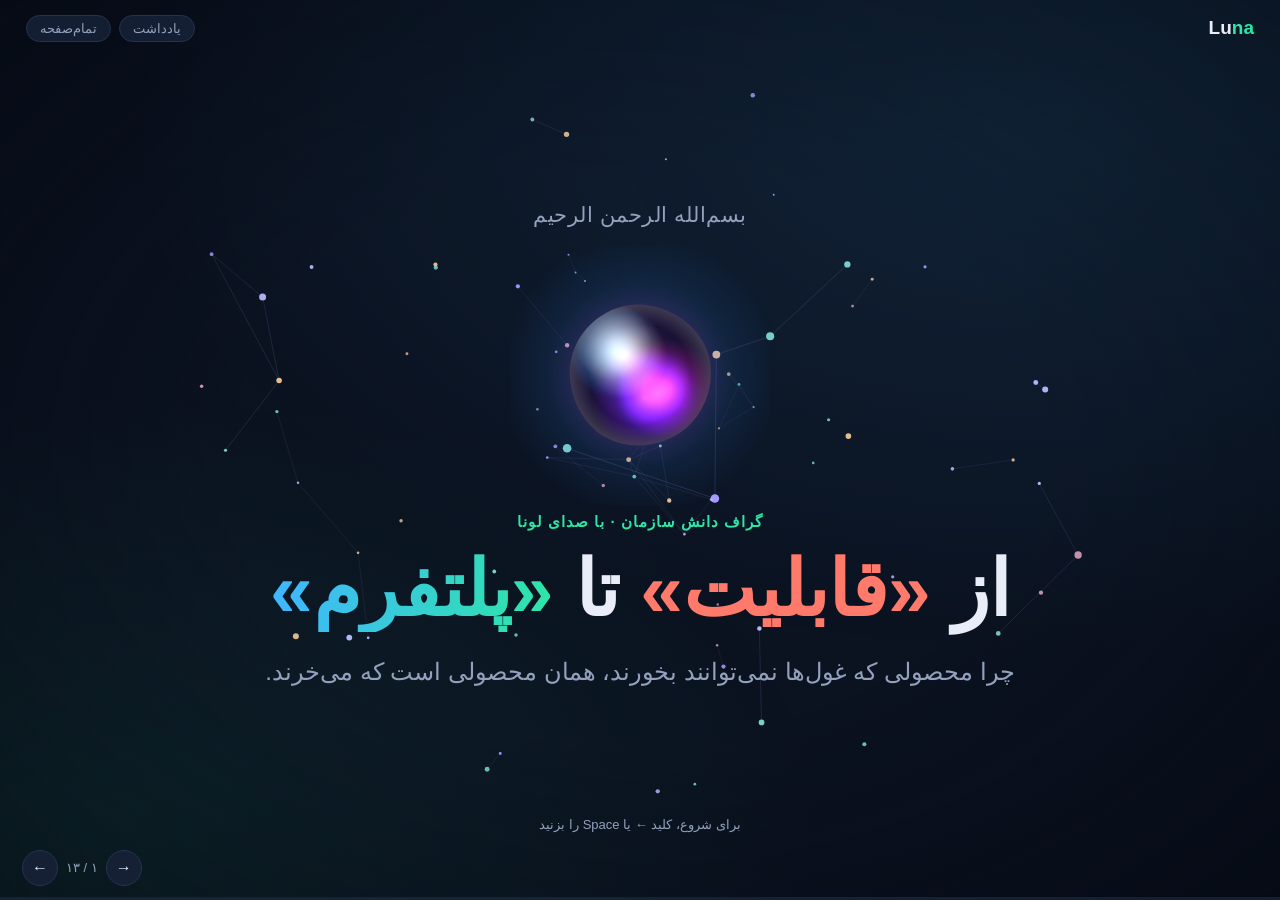
<file: src/deck.html>
<!doctype html><html lang="fa" dir="rtl"><head><meta charset="utf-8"><meta name="viewport" content="width=device-width,initial-scale=1"><title>لونا · از قابلیت تا پلتفرم</title>
<meta name="description" content="ارائهٔ آغازین لونا: گراف دانش سازمان و مثلث سود، کنترل و بینش">
<style>
/*FONTS*/
:root{--bg:#0b1220;--panel:#121b2e;--panel2:#18233a;--line:#26334f;--text:#e8edf7;--mute:#93a1bd;--acc:#3fb6ff;--acc2:#2ee6a6;--warn:#ff7a6b;--gold:#f5c86a;--profit:#edc78f;--insight:#bea0f1;--control:#91d6c3}
*{box-sizing:border-box}
html,body{margin:0;height:100%;overflow:hidden;background:var(--bg);color:var(--text);font-family:"Vazirmatn","Segoe UI",Tahoma,sans-serif;line-height:1.7}
button{font-family:inherit}
#net{position:fixed;inset:0;width:100%;height:100%;z-index:0}
.vignette{position:fixed;inset:0;z-index:1;pointer-events:none;background:radial-gradient(900px 520px at 80% 15%,rgba(63,182,255,.10),transparent),radial-gradient(700px 420px at 10% 90%,rgba(46,230,166,.07),transparent),radial-gradient(ellipse at center,transparent 45%,rgba(5,9,18,.75))}
header.top{position:fixed;top:0;inset-inline:0;z-index:20;display:flex;justify-content:space-between;align-items:center;padding:12px 26px;pointer-events:none}
.logo{font-weight:800;font-size:19px;pointer-events:auto}.logo b{color:var(--acc2)}
.tools{display:flex;gap:8px;pointer-events:auto}
.tools button{background:rgba(24,35,58,.8);color:var(--mute);border:1px solid var(--line);border-radius:20px;padding:5px 13px;cursor:pointer;font-size:13px}
.tools button:hover{color:var(--text)}
.deck{position:fixed;inset:0;z-index:5}
.slide{position:absolute;inset:0;display:flex;flex-direction:column;justify-content:center;align-items:center;text-align:center;padding:70px max(18px,6vw) 80px;opacity:0;visibility:hidden;transform:translateY(18px) scale(.985);transition:opacity .7s ease,transform .7s ease,visibility 0s .7s}
.slide.on{opacity:1;visibility:visible;transform:none;transition:opacity .7s ease .15s,transform .8s cubic-bezier(.2,.7,.2,1) .15s,visibility 0s}
.kicker{color:var(--acc2);font-weight:700;letter-spacing:1px;font-size:clamp(12px,1.3vw,15px);margin-bottom:8px}
h1{font-size:clamp(34px,6vw,78px);line-height:1.25;margin:0 0 14px;font-weight:900}
h2{font-size:clamp(26px,4vw,52px);line-height:1.35;margin:0 0 12px;font-weight:800}
.lead{font-size:clamp(16px,2vw,24px);color:var(--mute);max-width:900px;margin:0 auto}
.grad{background:linear-gradient(90deg,var(--acc),var(--acc2));-webkit-background-clip:text;background-clip:text;color:transparent}
.f{opacity:0;transform:translateY(14px);transition:opacity .6s ease,transform .6s ease}
.f.in{opacity:1;transform:none}
.card{background:rgba(18,27,46,.82);border:1px solid var(--line);border-radius:18px;padding:22px;backdrop-filter:blur(6px)}
.orb{display:block}
/* cover */
.bism{font-size:clamp(15px,1.8vw,21px);color:var(--mute);margin-bottom:22px;letter-spacing:.5px}
.cover .orb{width:clamp(150px,22vw,260px);height:clamp(150px,22vw,260px);margin:-10px auto 4px}
.hint{position:absolute;bottom:64px;inset-inline:0;font-size:13px;color:var(--mute);animation:breathe 2.6s ease-in-out infinite}
@keyframes breathe{50%{opacity:.35}}
/* 90% */
.counter{font-size:clamp(80px,17vw,230px);font-weight:900;line-height:1;direction:ltr;font-variant-numeric:tabular-nums;background:linear-gradient(180deg,#fff,#7f93b8);-webkit-background-clip:text;background-clip:text;color:transparent}
.tag{display:inline-block;border:1px solid var(--warn);color:var(--warn);border-radius:30px;padding:2px 16px;font-weight:800}
/* stages */
.stage{width:min(1000px,100%);margin-top:18px}
.stage svg{width:100%;height:auto;display:block;overflow:visible}
.stage text{font-family:inherit;fill:var(--text)}
.giant circle{fill:rgba(63,182,255,.08);stroke:rgba(63,182,255,.55);stroke-width:1.5}
.giant text{font-weight:800;font-size:24px}
.feat rect{fill:var(--panel2);stroke:var(--warn);stroke-width:1.2}
.feat text{font-size:15px;fill:var(--mute)}
.on .feat{animation:eat 3.2s cubic-bezier(.55,0,.8,.4) infinite;animation-delay:var(--d)}
@keyframes eat{0%{transform:translate(0,0) scale(1);opacity:0}10%{opacity:1}70%{opacity:1}100%{transform:translate(var(--dx),var(--dy)) scale(.05);opacity:0}}
.on .giant circle{animation:gulp 3.2s ease-in-out infinite}
@keyframes gulp{0%,60%{r:var(--r)}75%{r:calc(var(--r) + 9px)}100%{r:var(--r)}}
/* split */
.split{display:grid;grid-template-columns:1fr 1fr;gap:18px;width:min(1050px,100%);margin-top:22px}
.split .card{text-align:start}
.split h3{margin:0 0 4px;font-size:clamp(18px,2vw,24px)}
.split p{margin:0;color:var(--mute);font-size:clamp(13px,1.4vw,16px)}
.split svg{width:100%;height:auto;margin-top:8px}
.bad{border-top:3px solid var(--warn)}.good{border-top:3px solid var(--acc2)}
.on .lone{animation:lone 3s ease-in infinite}
@keyframes lone{0%,30%{transform:translate(0,0);opacity:1}85%{transform:translate(-170px,0) scale(.1);opacity:1}100%{transform:translate(-170px,0) scale(0);opacity:0}}
.on .plug{stroke-dasharray:6 6;animation:flow 1.2s linear infinite}
@keyframes flow{to{stroke-dashoffset:-24}}
/* build vs add */
.vs{display:grid;grid-template-columns:1fr auto 1fr;gap:18px;align-items:stretch;width:min(1050px,100%);margin-top:22px}
.vs .card{text-align:start}
.vs ul{list-style:none;padding:0;margin:10px 0 0;display:flex;flex-wrap:wrap;gap:8px}
.vs li{background:var(--panel2);border:1px solid var(--line);border-radius:20px;padding:3px 12px;font-size:14px;color:var(--mute)}
.vs .x li{border-color:rgba(255,122,107,.45)}
.vs .mid{align-self:center;font-weight:900;color:var(--mute);font-size:22px}
.one{display:flex;align-items:center;gap:12px;margin-top:14px;font-weight:800;color:var(--acc2);font-size:clamp(16px,1.8vw,20px)}
.one i{flex:1;height:3px;border-radius:2px;background:linear-gradient(90deg,var(--acc),var(--acc2))}
.quote{margin-top:26px;font-size:clamp(19px,2.6vw,32px);font-weight:800}
/* even */
.even{display:flex;flex-direction:column;gap:6px;margin:16px 0}
.even div{font-size:clamp(32px,6vw,76px);font-weight:900;line-height:1.25}
.even span{color:var(--mute);font-weight:700;font-size:.55em;margin-inline-end:10px}
/* onprem */
.vault{position:relative;width:min(760px,100%);aspect-ratio:2.1;margin:18px auto 0;border:2px dashed rgba(46,230,166,.6);border-radius:26px;display:grid;place-items:center;background:rgba(46,230,166,.04)}
.vault .lbl{position:absolute;top:-15px;inset-inline-start:26px;background:var(--bg);padding:0 12px;color:var(--acc2);font-weight:800;font-size:15px}
.vault canvas{width:100%;height:100%;position:absolute;inset:0}
.vault .orb{width:120px;height:120px;position:relative}
.pills{display:flex;gap:14px;flex-wrap:wrap;justify-content:center;margin-top:22px}
.pill{display:flex;align-items:center;gap:10px;background:var(--panel);border:1px solid var(--line);border-radius:40px;padding:10px 22px;font-weight:800;font-size:clamp(16px,2vw,22px)}
.pill b{display:grid;place-items:center;width:34px;height:34px;border-radius:50%;background:var(--panel2);font-size:17px}
/* scale */
.scale{display:flex;gap:16px;flex-wrap:wrap;justify-content:center;margin-top:24px}
.scale .card{min-width:200px}
.scale .n{font-size:clamp(28px,3.6vw,44px);font-weight:900;direction:ltr}
.scale small{color:var(--mute)}
/* question */
.q .orb{width:clamp(200px,30vw,340px);height:clamp(200px,30vw,340px);margin:0 auto}
.q h2{min-height:1.4em}
.answer{font-size:clamp(70px,13vw,170px);font-weight:900;line-height:1.1;color:var(--profit);text-shadow:0 0 60px rgba(237,199,143,.35)}
/* roads */
.roads svg{width:min(900px,100%);height:auto;margin-top:14px}
.roads text{font-family:inherit;fill:var(--text);font-weight:800}
.draw{stroke-dasharray:var(--len);stroke-dashoffset:var(--len);transition:stroke-dashoffset 1.3s ease}
.in .draw,.draw.in{stroke-dashoffset:0}
/* triangle */
.tri{position:relative;width:min(760px,100%);aspect-ratio:700/450;margin:10px auto 0}
.tri svg{position:absolute;inset:0;width:100%;height:100%}
.tri .orb{position:absolute;width:30%;aspect-ratio:1;height:auto;left:35%;top:22%}
.tri .orbname{position:absolute;left:0;right:0;top:63%;font-size:12px;letter-spacing:4px;color:var(--mute);font-weight:800}
.edge{position:absolute;transform:translate(-50%,-50%);font-weight:900;font-size:clamp(18px,2.6vw,30px);white-space:nowrap}
.edge small{display:block;font-size:.5em;color:var(--mute);font-weight:600}
/* wings */
.wings svg{width:min(900px,100%);height:auto}
.wings text{font-family:inherit;font-weight:900}
.on .wl,.on .wr{animation:flap 2.4s ease-in-out infinite}
.wl{transform-origin:450px 260px}.wr{transform-origin:450px 260px}
@keyframes flap{50%{transform:rotate(var(--a))}}
.on .lift{animation:lift 2.4s ease-in-out infinite}
@keyframes lift{50%{transform:translateY(-14px)}}
/* end */
.end .orb{width:clamp(180px,26vw,300px);height:clamp(180px,26vw,300px);margin:0 auto}
.cta{display:inline-block;background:linear-gradient(90deg,var(--acc),var(--acc2));color:#04121f;font-weight:900;padding:14px 30px;border-radius:14px;text-decoration:none;margin-top:18px;font-size:clamp(16px,1.8vw,20px);border:0;cursor:pointer}
/* chrome */
.bar{position:fixed;bottom:0;inset-inline:0;height:3px;z-index:20;background:rgba(38,51,79,.5)}
.bar i{display:block;height:100%;width:0;background:linear-gradient(90deg,var(--acc),var(--acc2));transition:width .5s}
.nav{position:fixed;bottom:14px;inset-inline-end:22px;z-index:20;display:flex;align-items:center;gap:8px;color:var(--mute);font-size:13px}
.nav button{width:36px;height:36px;border-radius:50%;border:1px solid var(--line);background:rgba(24,35,58,.85);color:var(--text);cursor:pointer;font-size:16px}
.notes{position:fixed;z-index:30;bottom:60px;inset-inline-start:20px;width:min(460px,calc(100% - 40px));max-height:45vh;overflow:auto;background:rgba(18,27,46,.96);border:1px solid var(--line);border-radius:16px;padding:16px 18px;font-size:15px;line-height:1.9;display:none}
.notes.show{display:block}
.notes h4{margin:0 0 6px;color:var(--acc2);font-size:13px}
@media(max-width:760px){.edge{font-size:15px}.edge small{display:none}.split,.vs{grid-template-columns:1fr}.vs .mid{display:none}.slide{padding:64px 16px 72px;justify-content:flex-start;overflow-y:auto}.slide.on{padding-top:max(64px,8vh)}.hint{bottom:58px}.tools .opt{display:none}}
@media(prefers-reduced-motion:reduce){*{animation:none!important}.slide,.f{transition-duration:.01s!important}}
</style></head>
<body>
<canvas id="net" aria-hidden="true"></canvas><div class="vignette"></div>
<header class="top"><div class="logo">Lu<b>na</b></div><div class="tools"><button id="bNotes" title="یادداشت سخنران (N)">یادداشت</button><button class="opt" id="bFs" title="تمام‌صفحه (F)">تمام‌صفحه</button></div></header>
<main class="deck" id="deck">

<section class="slide cover" data-net="form" data-notes="بسم‌الله الرحمن الرحیم.">
 <div class="bism f" data-f="0">بسم‌الله الرحمن الرحیم</div>
 <canvas class="orb" data-orb></canvas>
 <div class="kicker f" data-f="0">گراف دانش سازمان · با صدای لونا</div>
 <h1 class="f" data-f="0">از <span style="color:var(--warn)">«قابلیت»</span> تا <span class="grad">«پلتفرم»</span></h1>
 <p class="lead f" data-f="0">چرا محصولی که غول‌ها نمی‌توانند بخورند، همان محصولی است که می‌خرند.</p>
 <div class="hint">برای شروع، کلید ← یا Space را بزنید</div>
</section>

<section class="slide" data-net="dim" data-notes="خب، در حال حاضر، ۹۰ درصد توسعه‌دهندگان و برنامه‌نویسان در حال ارائه یک «قابلیت» (Feature) هستند. منظورم از ارائه یک قابلیت چیست؟">
 <div class="kicker">واقعیت امروز</div>
 <div class="counter" data-count="90">0%</div>
 <h2>از توسعه‌دهندگان، دارند یک <span class="tag">قابلیت</span> می‌سازند.</h2>
 <p class="lead f" data-f="1">منظورم از «ارائهٔ یک قابلیت» چیست؟</p>
</section>

<section class="slide" data-net="dim" data-notes="منظورم این است که شرکت‌های بزرگی مثل جمنای، گوگل، گروک، ایکس، چت‌جی‌پی‌تی و اوپن‌ای‌آی می‌توانند همین فردا محصول شما را مثل یک صبحانه بخورند! یعنی می‌توانند خیلی سریع محصول شما را از میدان رقابت خارج کنند. حتی ممکن است این اتفاق فوراً رخ دهد! متوجه شدید؟">
 <div class="kicker">خطر قابلیت</div>
 <h2>غول‌ها می‌توانند محصول شما را<br><span style="color:var(--warn)">مثل یک صبحانه بخورند.</span></h2>
 <div class="stage"><svg viewBox="0 0 1000 420" aria-label="قابلیت‌های کوچک جذب شرکت‌های بزرگ می‌شوند">
  <g class="giant"><circle cx="150" cy="95" r="70" style="--r:70px"/><text x="150" y="103" text-anchor="middle">گوگل</text></g>
  <g class="giant"><circle cx="330" cy="230" r="78" style="--r:78px"/><text x="330" y="238" text-anchor="middle">OpenAI</text></g>
  <g class="giant"><circle cx="140" cy="320" r="62" style="--r:62px"/><text x="140" y="328" text-anchor="middle">جمنای</text></g>
  <g class="giant"><circle cx="420" cy="70" r="55" style="--r:55px"/><text x="420" y="78" text-anchor="middle">گروک · X</text></g>
  <g class="feat" style="--d:0s;--dx:-560px;--dy:-10px"><rect x="840" y="65" width="140" height="44" rx="12"/><text x="910" y="93" text-anchor="middle">چت‌بات PDF</text></g>
  <g class="feat" style="--d:.8s;--dx:-480px;--dy:-15px"><rect x="740" y="225" width="140" height="44" rx="12"/><text x="810" y="253" text-anchor="middle">خلاصه‌ساز جلسه</text></g>
  <g class="feat" style="--d:1.6s;--dx:-690px;--dy:-60px"><rect x="760" y="360" width="140" height="44" rx="12"/><text x="830" y="388" text-anchor="middle">دستیار ایمیل</text></g>
  <g class="feat" style="--d:2.4s;--dx:-360px;--dy:-80px"><rect x="710" y="130" width="140" height="44" rx="12"/><text x="780" y="158" text-anchor="middle">مترجم هوشمند</text></g>
 </svg></div>
 <p class="lead f" data-f="1">همین فردا. شاید همین امروز. <b style="color:var(--text)">و شما از میدان خارج می‌شوید.</b></p>
</section>

<section class="slide" data-net="dim" data-notes="اما وقتی شما یک پلتفرم حیاتی و اساسی ارائه می‌کنید، حتی شرکت‌های بزرگ هم به آن نیاز پیدا می‌کنند.">
 <div class="kicker">نقطهٔ چرخش</div>
 <h2>اما یک <span class="grad">پلتفرم حیاتی</span> را<br>حتی غول‌ها هم لازم دارند.</h2>
 <div class="split">
  <div class="card bad f" data-f="0"><h3>قابلیت</h3><p>یک گره تنها؛ با یک به‌روزرسانی بلعیده می‌شود.</p>
   <svg viewBox="0 0 400 140"><circle cx="70" cy="70" r="46" fill="rgba(63,182,255,.1)" stroke="rgba(63,182,255,.6)"/><text x="70" y="77" text-anchor="middle" fill="#e8edf7" font-size="15" font-weight="800">غول</text><g class="lone"><circle cx="330" cy="70" r="16" fill="#ff7a6b"/></g></svg></div>
  <div class="card good f" data-f="1"><h3>پلتفرم</h3><p>ستون فقراتی که خود غول‌ها به آن وصل می‌شوند.</p>
   <svg viewBox="0 0 400 140"><g stroke="#2ee6a6" stroke-opacity=".5"><line x1="200" y1="70" x2="140" y2="40"/><line x1="200" y1="70" x2="260" y2="40"/><line x1="200" y1="70" x2="150" y2="105"/><line x1="200" y1="70" x2="255" y2="105"/><line x1="140" y1="40" x2="150" y2="105"/><line x1="260" y1="40" x2="255" y2="105"/></g>
   <g fill="#2ee6a6"><circle cx="200" cy="70" r="12"/><circle cx="140" cy="40" r="7"/><circle cx="260" cy="40" r="7"/><circle cx="150" cy="105" r="7"/><circle cx="255" cy="105" r="7"/></g>
   <g stroke="#3fb6ff" stroke-width="2" class="plug" fill="none"><path d="M40 30 C90 30 100 40 140 40"/><path d="M360 30 C310 30 300 40 260 40"/><path d="M40 115 C90 115 110 105 150 105"/><path d="M360 115 C310 115 295 105 255 105"/></g>
   <g fill="rgba(63,182,255,.15)" stroke="#3fb6ff"><circle cx="28" cy="30" r="12"/><circle cx="372" cy="30" r="12"/><circle cx="28" cy="115" r="12"/><circle cx="372" cy="115" r="12"/></g></svg></div>
 </div>
</section>

<section class="slide" data-net="dim" data-notes="چرا؟ چون این شرکت‌ها با مسائل و دردسرهای بسیار زیادی روبه‌رو هستند. اضافه‌کردن یک پروژه بزرگ و جدید به مجموعه خودشان، برای آن‌ها مشکلات و پیچیدگی‌های زیادی ایجاد می‌کند. آن‌ها باید قابلیت‌های جدیدی به محصولاتشان اضافه کنند. این دقیقاً همان چیزی است که درباره‌اش صحبت می‌کنم. شرکت‌های بزرگ باید قابلیت اضافه کنند، نه اینکه هر بار یک محصول بزرگ را از صفر برنامه‌نویسی کنند. متوجه شدید؟">
 <div class="kicker">چرا؟</div>
 <h2>یک پروژهٔ بزرگ و تازه، برای غول‌ها <span style="color:var(--warn)">دردسر</span> است.</h2>
 <div class="vs">
  <div class="card bad f x" data-f="0"><b>ساختن از صفر</b><ul><li>تیم جدید</li><li>زیرساخت</li><li>داده و یکپارچه‌سازی</li><li>امنیت و انطباق</li><li>نگهداری سال‌ها</li><li>ریسک شکست</li></ul></div>
  <div class="mid f" data-f="1">در برابر</div>
  <div class="card good f" data-f="1"><b>افزودن یک قابلیت روی پلتفرم آماده</b><div class="one"><span>محصول آن‌ها</span><i></i><span>پلتفرم شما</span></div><p class="lead" style="font-size:15px;margin-top:10px">یک اتصال. سریع، کم‌ریسک، قابل‌کنترل.</p></div>
 </div>
 <div class="quote f" data-f="2">غول‌ها <span class="grad">قابلیت اضافه می‌کنند</span>؛ نه اینکه هر بار از صفر بسازند.</div>
</section>

<section class="slide" data-net="calm" data-notes="بنابراین، اگر شما محصول خوبی به آن‌ها ارائه کنید، تمایل دارند آن را بخرند. حتی گوگل! حتی اوپن‌ای‌آی! حتی شرکت‌هایی مثل آسیاد (ASYAD) هم ترجیح می‌دهند محصول آماده و مناسب را خریداری کنند.">
 <div class="kicker">نتیجه</div>
 <h2>محصول خوب و آماده را <span class="grad">می‌خرند.</span></h2>
 <div class="even">
  <div class="f" data-f="1"><span>حتی</span> گوگل</div>
  <div class="f" data-f="2"><span>حتی</span> OpenAI</div>
  <div class="f" data-f="3"><span>حتی</span> آسیاد</div>
 </div>
</section>

<section class="slide" data-net="calm" data-notes="خب. به‌خصوص زمانی که محصول و پلتفرم شما این قابلیت را داشته باشد که روی سرورهای خود آن شرکت‌ها مستقر و اجرا شود. چرا این موضوع مهم است؟ چون آن‌ها به کنترل نیاز دارند. به امنیت نیاز دارند. باید بتوانند بر چیزی که خریداری می‌کنند دید و اشراف داشته باشند. متوجه شدید؟">
 <div class="kicker">به‌خصوص وقتی…</div>
 <h2>پلتفرم روی <span class="grad">سرورهای خودِ آن‌ها</span> اجرا شود.</h2>
 <div class="vault"><span class="lbl">سرورهای سازمان شما</span><canvas data-mini></canvas><canvas class="orb" data-orb></canvas></div>
 <div class="pills">
  <div class="pill f" data-f="1"><b>⌖</b>کنترل</div>
  <div class="pill f" data-f="2"><b>🔒</b>امنیت</div>
  <div class="pill f" data-f="3"><b>👁</b>دید و اشراف</div>
 </div>
</section>

<section class="slide" data-net="zoom" data-notes="خب، قبل از اینکه وارد معرفی محصول شوم و توضیح بدهم درباره چه نوع محصولی صحبت می‌کنم، اجازه بدهید ابتدا به شما نشان بدهم که ما شرکت‌های بزرگ را می‌شناسیم. ما درک و شناخت خوبی از شرکت‌ها داریم. تخصص تیم ما در حوزه شرکت‌های بزرگی مانند متا، اوپن‌ای‌آی و گوگل و شرکت‌هایی با تعداد بسیار زیادی کاربر است. بنابراین، ما می‌دانیم این شرکت‌ها به چه چیزهایی نیاز دارند.">
 <div class="kicker">پیش از محصول</div>
 <h2>ما <span class="grad">شرکت‌های بزرگ</span> را می‌شناسیم.</h2>
 <p class="lead">تخصص تیم ما در مقیاس شرکت‌هایی است که با تعداد بسیار زیادی کاربر کار می‌کنند.</p>
 <div class="scale">
  <div class="card f" data-f="1"><div class="n">Meta</div><small>مقیاس متا</small></div>
  <div class="card f" data-f="2"><div class="n">OpenAI</div><small>مقیاس اوپن‌ای‌آی</small></div>
  <div class="card f" data-f="3"><div class="n">Google</div><small>مقیاس گوگل</small></div>
 </div>
 <p class="quote f" data-f="4">پس می‌دانیم این شرکت‌ها <span class="grad">به چه چیزی نیاز دارند.</span></p>
</section>

<section class="slide q" data-net="dark" data-luna="هدف اصلی هر شرکتی چیست؟" data-notes="و محصول ما... محصول ما یک مثلث را در اختیار سازمان‌ها قرار می‌دهد. اجازه بدهید یک سؤال بپرسم. به نظر شما، هدف اصلی هر شرکتی چیست؟ (مکث) خب؟ پاسخ، سود است. هدف اصلی هر شرکتی این است که سود بیشتری به دست بیاورد.">
 <canvas class="orb" data-orb></canvas>
 <div class="kicker">لونا می‌پرسد</div>
 <h2 class="luna-line"></h2>
 <div class="answer f" data-f="1">سود</div>
 <p class="lead f" data-f="1">هدف اصلی هر شرکتی، سود بیشتر است.</p>
</section>

<section class="slide roads" data-net="calm" data-notes="خب، موضوع ساده‌ای است. اما چگونه می‌توانید سود شرکتتان را افزایش دهید؟ این یک سؤال بسیار بزرگ و مهم است. شما برای افزایش سود، دو راه دارید. راه اول: کاهش هزینه‌ها. راه دوم: افزایش ارزش افزوده. خب؟">
 <div class="kicker">سؤال بزرگ</div>
 <h2>چگونه سود را افزایش دهیم؟ <span class="grad">دو راه.</span></h2>
 <svg viewBox="0 0 900 330">
  <rect x="370" y="10" width="160" height="62" rx="16" fill="rgba(237,199,143,.12)" stroke="#edc78f"/><text x="450" y="50" text-anchor="middle" font-size="26" fill="#edc78f">سود</text>
  <path class="draw f" data-f="1" style="--len:330" d="M450 72 C450 150 230 150 230 225" fill="none" stroke="#3fb6ff" stroke-width="3"/>
  <path class="draw f" data-f="2" style="--len:330" d="M450 72 C450 150 670 150 670 225" fill="none" stroke="#2ee6a6" stroke-width="3"/>
  <g class="f" data-f="1"><rect x="100" y="225" width="260" height="80" rx="18" fill="#121b2e" stroke="#3fb6ff"/><text x="230" y="260" text-anchor="middle" font-size="16" fill="#93a1bd">راه اول</text><text x="230" y="290" text-anchor="middle" font-size="24">کاهش هزینه‌ها</text></g>
  <g class="f" data-f="2"><rect x="540" y="225" width="260" height="80" rx="18" fill="#121b2e" stroke="#2ee6a6"/><text x="670" y="260" text-anchor="middle" font-size="16" fill="#93a1bd">راه دوم</text><text x="670" y="290" text-anchor="middle" font-size="24">افزایش ارزش افزوده</text></g>
 </svg>
</section>

<section class="slide" data-net="calm" data-notes="وقتی می‌گویم محصول ما یک مثلث را در اختیار سازمان قرار می‌دهد، منظورم این سه مورد است: سود، کنترل و بینش. این مثلث برای هر سازمانی بسیار مهم است؛ به‌خصوص سازمان‌های بزرگ.">
 <div class="kicker">یک هوش · سه بُعد ارزش</div>
 <h2>مثلث <span style="color:var(--profit)">سود</span>، <span style="color:var(--control)">کنترل</span> و <span style="color:var(--insight)">بینش</span></h2>
 <div class="tri">
  <svg viewBox="0 0 700 450" aria-hidden="true"><defs><radialGradient id="haze"><stop stop-color="#a574d1" stop-opacity=".16"/><stop offset="1" stop-color="#a574d1" stop-opacity="0"/></radialGradient></defs>
   <ellipse cx="350" cy="230" rx="280" ry="210" fill="url(#haze)"/>
   <path class="draw f" data-f="1" style="--len:480" d="M110 85 H590" stroke="#edc78f" stroke-width="2.5" fill="none"/>
   <path class="draw f" data-f="2" style="--len:400" d="M590 85 L350 400" stroke="#91d6c3" stroke-width="2.5" fill="none"/>
   <path class="draw f" data-f="3" style="--len:400" d="M110 85 L350 400" stroke="#bea0f1" stroke-width="2.5" fill="none"/>
   <g fill="#d6c3ed"><circle cx="110" cy="85" r="5"/><circle cx="590" cy="85" r="5"/><circle cx="350" cy="400" r="5"/></g></svg>
  <canvas class="orb" data-orb></canvas><div class="orbname">LUNA</div>
  <div class="edge f" data-f="1" style="left:50%;top:9%;color:var(--profit)">سود<small>ارزش بیشتر بسازید</small></div>
  <div class="edge f" data-f="2" style="left:82%;top:58%;color:var(--control)">کنترل<small>کار را هم‌راستا نگه دارید</small></div>
  <div class="edge f" data-f="3" style="left:18%;top:58%;color:var(--insight)">بینش<small>ببینید چه چیز به چه وصل است</small></div>
 </div>
</section>

<section class="slide wings" data-net="calm" data-notes="خب، ما درباره سود صحبت کردیم. گفتیم برای افزایش سود، دو راه وجود دارد. اما برای اینکه بتوانید از این دو راه استفاده کنید و سود بیشتری به دست بیاورید، به دو بال نیاز دارید. متوجه شدید؟ و این دو بال عبارت‌اند از: بال اول: کنترل (Control). بال دوم: بینش (Insight). وقتی بر شرکت خود کنترل داشته باشید و وقتی نسبت به وضعیت شرکتتان بینش و شناخت داشته باشید، می‌توانید سود بیشتری ایجاد کنید.">
 <div class="kicker">برای پرواز سود</div>
 <h2>به <span class="grad">دو بال</span> نیاز دارید.</h2>
 <svg viewBox="0 0 900 360" aria-label="کنترل و بینش، دو بال سود">
  <g class="lift">
   <g class="wr f" data-f="1" style="--a:-9deg"><path d="M470 250 C560 120 720 70 860 80 C800 130 760 170 720 200 C760 200 790 210 810 225 C740 240 640 260 470 270Z" fill="rgba(145,214,195,.18)" stroke="#91d6c3" stroke-width="2"/><text x="690" y="175" text-anchor="middle" font-size="34" fill="#91d6c3">کنترل</text><text x="690" y="210" text-anchor="middle" font-size="15" fill="#93a1bd">بال اول · Control</text></g>
   <g class="wl f" data-f="2" style="--a:9deg"><path d="M430 250 C340 120 180 70 40 80 C100 130 140 170 180 200 C140 200 110 210 90 225 C160 240 260 260 430 270Z" fill="rgba(190,160,241,.18)" stroke="#bea0f1" stroke-width="2"/><text x="210" y="175" text-anchor="middle" font-size="34" fill="#bea0f1">بینش</text><text x="210" y="210" text-anchor="middle" font-size="15" fill="#93a1bd">بال دوم · Insight</text></g>
   <circle cx="450" cy="260" r="62" fill="rgba(237,199,143,.14)" stroke="#edc78f" stroke-width="2.5"/><text x="450" y="272" text-anchor="middle" font-size="34" fill="#edc78f">سود</text>
  </g>
 </svg>
 <p class="lead f" data-f="3">با <b style="color:var(--control)">کنترل</b> بر شرکت و <b style="color:var(--insight)">بینش</b> نسبت به وضعیت آن، سود بیشتری می‌سازید.</p>
</section>

<section class="slide end" data-net="form" data-luna="پلتفرم ما چگونه این دو بال را به شما می‌دهد؟" data-notes="اما سؤال اصلی اینجاست: پلتفرم ما، محصول ما، چگونه این دو بال را در اختیار شما قرار می‌دهد تا به آن یک نتیجه برسید؟ یعنی چگونه به شما «کنترل» و «بینش» می‌دهد تا در نهایت به «سود بیشتر» برسید؟ (اینجا وارد نمایش محصول شوید.)">
 <canvas class="orb" data-orb></canvas>
 <div class="kicker">سؤال اصلی</div>
 <h2 class="luna-line"></h2>
 <p class="lead f" data-f="1">چگونه <b style="color:var(--control)">کنترل</b> و <b style="color:var(--insight)">بینش</b> می‌دهد تا به <b style="color:var(--profit)">سود بیشتر</b> برسید؟</p>
 <div class="f" data-f="2"><a class="cta" id="cta" href="#">بیایید نشانتان بدهم ←</a></div>
</section>

</main>
<div class="notes" id="notes"><h4 id="notesH"></h4><div id="notesT"></div></div>
<div class="nav"><button id="prev" aria-label="قبلی">→</button><span id="num"></span><button id="next" aria-label="بعدی">←</button></div>
<div class="bar"><i id="bar"></i></div>
<script>
(()=>{
const RM=matchMedia('(prefers-reduced-motion: reduce)').matches;
const fa=n=>String(n).replace(/\d/g,d=>'۰۱۲۳۴۵۶۷۸۹'[d]);
const slides=[...document.querySelectorAll('.slide')];
let cur=0,step=0;
const maxStep=s=>Math.max(0,...[...s.querySelectorAll('[data-f]')].map(e=>+e.dataset.f));

/* ---- Luna orb: port of the product's paintVoiceOrb ---- */
const BLOBS=[{hue:322,orbit:.42,speed:.55,phase:0,size:.78},{hue:268,orbit:.36,speed:-.42,phase:1.7,size:.82},{hue:196,orbit:.46,speed:.36,phase:3.1,size:.74},{hue:28,orbit:.4,speed:-.6,phase:4.4,size:.66},{hue:240,orbit:.3,speed:.5,phase:5.6,size:.7}];
const wob=(a,t,l)=>Math.sin(a*3+t*1.7)*.5+Math.sin(a*5-t*2.3)*.3+Math.sin(a*2+t*.9)*.2*(.4+l);
function paintOrb(ctx,w,h,time,level,energy){
 const cx=w/2,cy=h/2,base=Math.min(w,h)*.27,r=base*(1+level*.16),drive=.35+energy*.65+level*1.4;
 ctx.clearRect(0,0,w,h);
 const halo=ctx.createRadialGradient(cx,cy,r*.6,cx,cy,r*(2+level*.9));
 halo.addColorStop(0,`hsla(285,95%,62%,${.32+level*.3})`);halo.addColorStop(.5,`hsla(215,95%,60%,${.1+level*.12})`);halo.addColorStop(1,'hsla(215,95%,60%,0)');
 ctx.fillStyle=halo;ctx.fillRect(0,0,w,h);
 ctx.save();ctx.beginPath();
 for(let i=0;i<=96;i++){const a=i/96*Math.PI*2,rr=r*(1+wob(a,time,level)*(.012+level*.075));const x=cx+Math.cos(a)*rr,y=cy+Math.sin(a)*rr;i?ctx.lineTo(x,y):ctx.moveTo(x,y);}
 ctx.closePath();ctx.clip();
 const body=ctx.createRadialGradient(cx-r*.3,cy-r*.35,r*.1,cx,cy,r*1.15);body.addColorStop(0,'#2a1d52');body.addColorStop(1,'#0c0820');
 ctx.fillStyle=body;ctx.fillRect(cx-r*1.3,cy-r*1.3,r*2.6,r*2.6);
 ctx.globalCompositeOperation='lighter';
 for(const b of BLOBS){const a=b.phase+time*b.speed*drive,o=r*b.orbit*(.85+level*.5+Math.sin(time*.8+b.phase)*.12),bx=cx+Math.cos(a)*o,by=cy+Math.sin(a*1.3)*o,s=r*b.size*(.9+level*.45);
  const g=ctx.createRadialGradient(bx,by,0,bx,by,s);g.addColorStop(0,`hsla(${b.hue},100%,62%,${.78+level*.2})`);g.addColorStop(.55,`hsla(${b.hue},100%,55%,.28)`);g.addColorStop(1,`hsla(${b.hue},100%,50%,0)`);ctx.fillStyle=g;ctx.fillRect(bx-s,by-s,s*2,s*2);}
 ctx.globalCompositeOperation='source-over';
 const rim=ctx.createRadialGradient(cx,cy,r*.72,cx,cy,r*1.02);rim.addColorStop(0,'rgba(255,255,255,0)');rim.addColorStop(1,`rgba(255,255,255,${.2+level*.25})`);ctx.fillStyle=rim;ctx.fillRect(cx-r*1.3,cy-r*1.3,r*2.6,r*2.6);
 const sh=ctx.createRadialGradient(cx-r*.38,cy-r*.46,0,cx-r*.38,cy-r*.46,r*.55);sh.addColorStop(0,'rgba(255,255,255,.5)');sh.addColorStop(1,'rgba(255,255,255,0)');ctx.fillStyle=sh;ctx.fillRect(cx-r,cy-r,r*2,r*2);
 ctx.restore();
}
let talkUntil=0;
function fit(c){const d=Math.min(devicePixelRatio||1,1.5),w=c.clientWidth,h=c.clientHeight;if(c.width!==Math.round(w*d)||c.height!==Math.round(h*d)){c.width=Math.round(w*d);c.height=Math.round(h*d);}const x=c.getContext('2d');x.setTransform(d,0,0,d,0,0);return [x,w,h];}

/* ---- Knowledge graph background (palette of the landing-page network) ---- */
const net=document.getElementById('net');
let seed=47;const rnd=()=>(seed=seed*16807%2147483647,(seed-1)/2147483646);
const PAL=['#a997ff','#7bcfc8','#d99bbb','#b6b4fa','#e7bd8d'];
const N=innerWidth<700?170:300,P=[];
for(let i=0;i<N;i++){const a=rnd()*Math.PI*2,z=rnd()*2-1,r=i<N*.85?1+rnd()*.35:rnd()*.8;P.push({x:Math.sqrt(1-z*z)*Math.cos(a)*r,y:z*r*.8,z:Math.sqrt(1-z*z)*Math.sin(a)*r,c:PAL[i%5],o:rnd(),s:1+rnd()*1.6});}
const E=[];for(let i=0;i<N;i++)for(let j=i+1;j<N;j++){const dx=P[i].x-P[j].x,dy=P[i].y-P[j].y,dz=P[i].z-P[j].z;if(dx*dx+dy*dy+dz*dz<.11)E.push([i,j]);}
const MODES={form:{reveal:1,alpha:1,scale:1,x:0},dim:{reveal:1,alpha:.32,scale:1.25,x:.25},calm:{reveal:1,alpha:.45,scale:1.1,x:-.2},zoom:{reveal:1,alpha:.7,scale:1.9,x:0},dark:{reveal:1,alpha:.15,scale:.8,x:0}};
const S={reveal:0,alpha:1,scale:1,x:0},T={...MODES.form};
let born=performance.now();
function drawNet(now){
 const [c,w,h]=fit(net);for(const k in T)S[k]+=(T[k]-S[k])*.04;
 const age=(now-born)/1000,rev=Math.min(1,age/4)*S.reveal,rot=RM?0:now/1000*.07,ca=Math.cos(rot),sa=Math.sin(rot),R=Math.min(w,h)*.36*S.scale,ox=w/2+S.x*w*.3,oy=h/2;
 c.clearRect(0,0,w,h);const pr=P.map(p=>{const x=p.x*ca-p.z*sa,z=p.x*sa+p.z*ca,k=2.6/(2.6+z);return [ox+x*R*k,oy+p.y*R*k,k];});
 c.lineWidth=.6;for(const [i,j] of E){if(P[i].o>rev||P[j].o>rev)continue;const a=pr[i],b=pr[j];c.strokeStyle=`rgba(169,151,255,${.16*S.alpha*Math.min(a[2],b[2])})`;c.beginPath();c.moveTo(a[0],a[1]);c.lineTo(b[0],b[1]);c.stroke();}
 for(let i=0;i<N;i++){if(P[i].o>rev)continue;const p=pr[i];c.globalAlpha=Math.min(1,S.alpha*(.35+p[2]*.6));c.fillStyle=P[i].c;c.beginPath();c.arc(p[0],p[1],P[i].s*p[2],0,7);c.fill();}
 c.globalAlpha=1;
}
/* small private graph inside the on-prem vault */
const mini=document.querySelector('[data-mini]');const MP=[];for(let i=0;i<46;i++)MP.push({a:rnd()*7,r:.25+rnd()*.7,s:(rnd()-.5)*.3,c:PAL[i%5]});
function drawMini(t){const [c,w,h]=fit(mini);c.clearRect(0,0,w,h);const pts=MP.map(p=>[w/2+Math.cos(p.a+t*p.s)*p.r*w*.44,h/2+Math.sin(p.a+t*p.s)*p.r*h*.4]);c.strokeStyle='rgba(46,230,166,.18)';c.lineWidth=.7;
 for(let i=0;i<pts.length;i++)for(let j=i+1;j<pts.length;j++){const dx=pts[i][0]-pts[j][0],dy=pts[i][1]-pts[j][1];if(dx*dx+dy*dy<w*w*.012){c.beginPath();c.moveTo(...pts[i]);c.lineTo(...pts[j]);c.stroke();}}
 pts.forEach((p,i)=>{c.fillStyle=MP[i].c;c.beginPath();c.arc(p[0],p[1],2.2,0,7);c.fill();});}

const t0=performance.now();
function loop(now){
 drawNet(now);const t=(now-t0)/1000,s=slides[cur];
 s.querySelectorAll('[data-orb]').forEach(cv=>{const [c,w,h]=fit(cv);const talk=now<talkUntil;paintOrb(c,w,h,RM?0:t,RM?0:talk?.16+Math.abs(Math.sin(t*7))*.3:.03,talk?.9:.3);});
 if(s.contains(mini))drawMini(RM?0:t);
 requestAnimationFrame(loop);
}
requestAnimationFrame(loop);

/* ---- Luna "speaks" a line: typed text while the orb ripples ---- */
let typer;
function speak(s){const el=s.querySelector('.luna-line');if(!el)return;const txt=s.dataset.luna;clearInterval(typer);el.textContent='';
 if(RM){el.textContent=txt;return;}let i=0;talkUntil=performance.now()+txt.length*55+600;typer=setInterval(()=>{el.textContent=txt.slice(0,++i);if(i>=txt.length)clearInterval(typer);},55);}

function countUp(s){const el=s.querySelector('[data-count]');if(!el)return;const to=+el.dataset.count,st=performance.now();
 const f=n=>{const p=RM?1:Math.min(1,(n-st)/1600),e=1-Math.pow(1-p,3);el.textContent=Math.round(to*e)+'%';if(p<1)requestAnimationFrame(f);};requestAnimationFrame(f);}

/* ---- navigation ---- */
const notes=document.getElementById('notes');
function render(enter){
 slides.forEach((s,i)=>s.classList.toggle('on',i===cur));
 const s=slides[cur];s.querySelectorAll('[data-f]').forEach(e=>e.classList.toggle('in',+e.dataset.f<=step));
 Object.assign(T,MODES[s.dataset.net||'calm']);
 if(enter){if(s.dataset.net==='form'&&cur===0)born=performance.now();countUp(s);speak(s);}
 document.getElementById('num').textContent=fa(cur+1)+' / '+fa(slides.length);
 document.getElementById('bar').style.width=((cur+step/(maxStep(s)+1))/(slides.length-1)*100)+'%';
 document.getElementById('notesH').textContent='یادداشت سخنران · اسلاید '+fa(cur+1);
 document.getElementById('notesT').textContent=s.dataset.notes||'';
 history.replaceState(null,'','#'+(cur+1));
}
function go(d){const s=slides[cur];
 if(d>0){if(step<maxStep(s)){step++;render();return;}if(cur<slides.length-1){cur++;step=0;render(true);}}
 else{if(step>0){step--;render();return;}if(cur>0){cur--;step=maxStep(slides[cur]);render(true);}}}
function jump(i){cur=Math.max(0,Math.min(slides.length-1,i));step=0;render(true);}
/* Ctrl+F (Cmd+F on Mac) switches language, staying on the same slide. */
const OTHER_LANG='./';
addEventListener('keydown',e=>{const k=e.key;
 if((e.ctrlKey||e.metaKey)&&e.code==='KeyF'){e.preventDefault();location.href=OTHER_LANG+location.search+'#'+(cur+1);return;}
 if(e.ctrlKey||e.metaKey||e.altKey)return;
 if(['ArrowLeft','ArrowDown','PageDown',' ','Enter'].includes(k)){e.preventDefault();go(1);}
 else if(['ArrowRight','ArrowUp','PageUp','Backspace'].includes(k)){e.preventDefault();go(-1);}
 else if(k==='Home')jump(0);else if(k==='End')jump(slides.length-1);
 else if(k==='n'||k==='N'||k==='د')notes.classList.toggle('show');
 else if(k==='f'||k==='F'||k==='ب')fs();});
document.getElementById('next').onclick=()=>go(1);document.getElementById('prev').onclick=()=>go(-1);
document.getElementById('bNotes').onclick=()=>notes.classList.toggle('show');
const fs=()=>document.fullscreenElement?document.exitFullscreen():document.documentElement.requestFullscreen?.().catch(()=>{});
document.getElementById('bFs').onclick=fs;
document.getElementById('deck').addEventListener('click',e=>{if(e.target.closest('a,button'))return;go(e.clientX<innerWidth/2?1:-1);});
let tx=null;addEventListener('touchstart',e=>{tx=e.touches[0].clientX},{passive:true});
addEventListener('touchend',e=>{if(tx==null)return;const dx=e.changedTouches[0].clientX-tx;if(Math.abs(dx)>50)go(dx>0?1:-1);tx=null;},{passive:true});
/* The final button hands over to the live product: pass ?product=<url> to point it at the running app. */
const product=new URLSearchParams(location.search).get('product');const cta=document.getElementById('cta');
if(product&&/^https?:\/\//.test(product)){cta.href=product;cta.target='_blank';cta.rel='noopener';}else cta.onclick=e=>{e.preventDefault();jump(0);};
const h=parseInt(location.hash.slice(1));if(h>0)cur=Math.min(slides.length-1,h-1);
render(true);
})();
</script>
</body></html>
</file>
